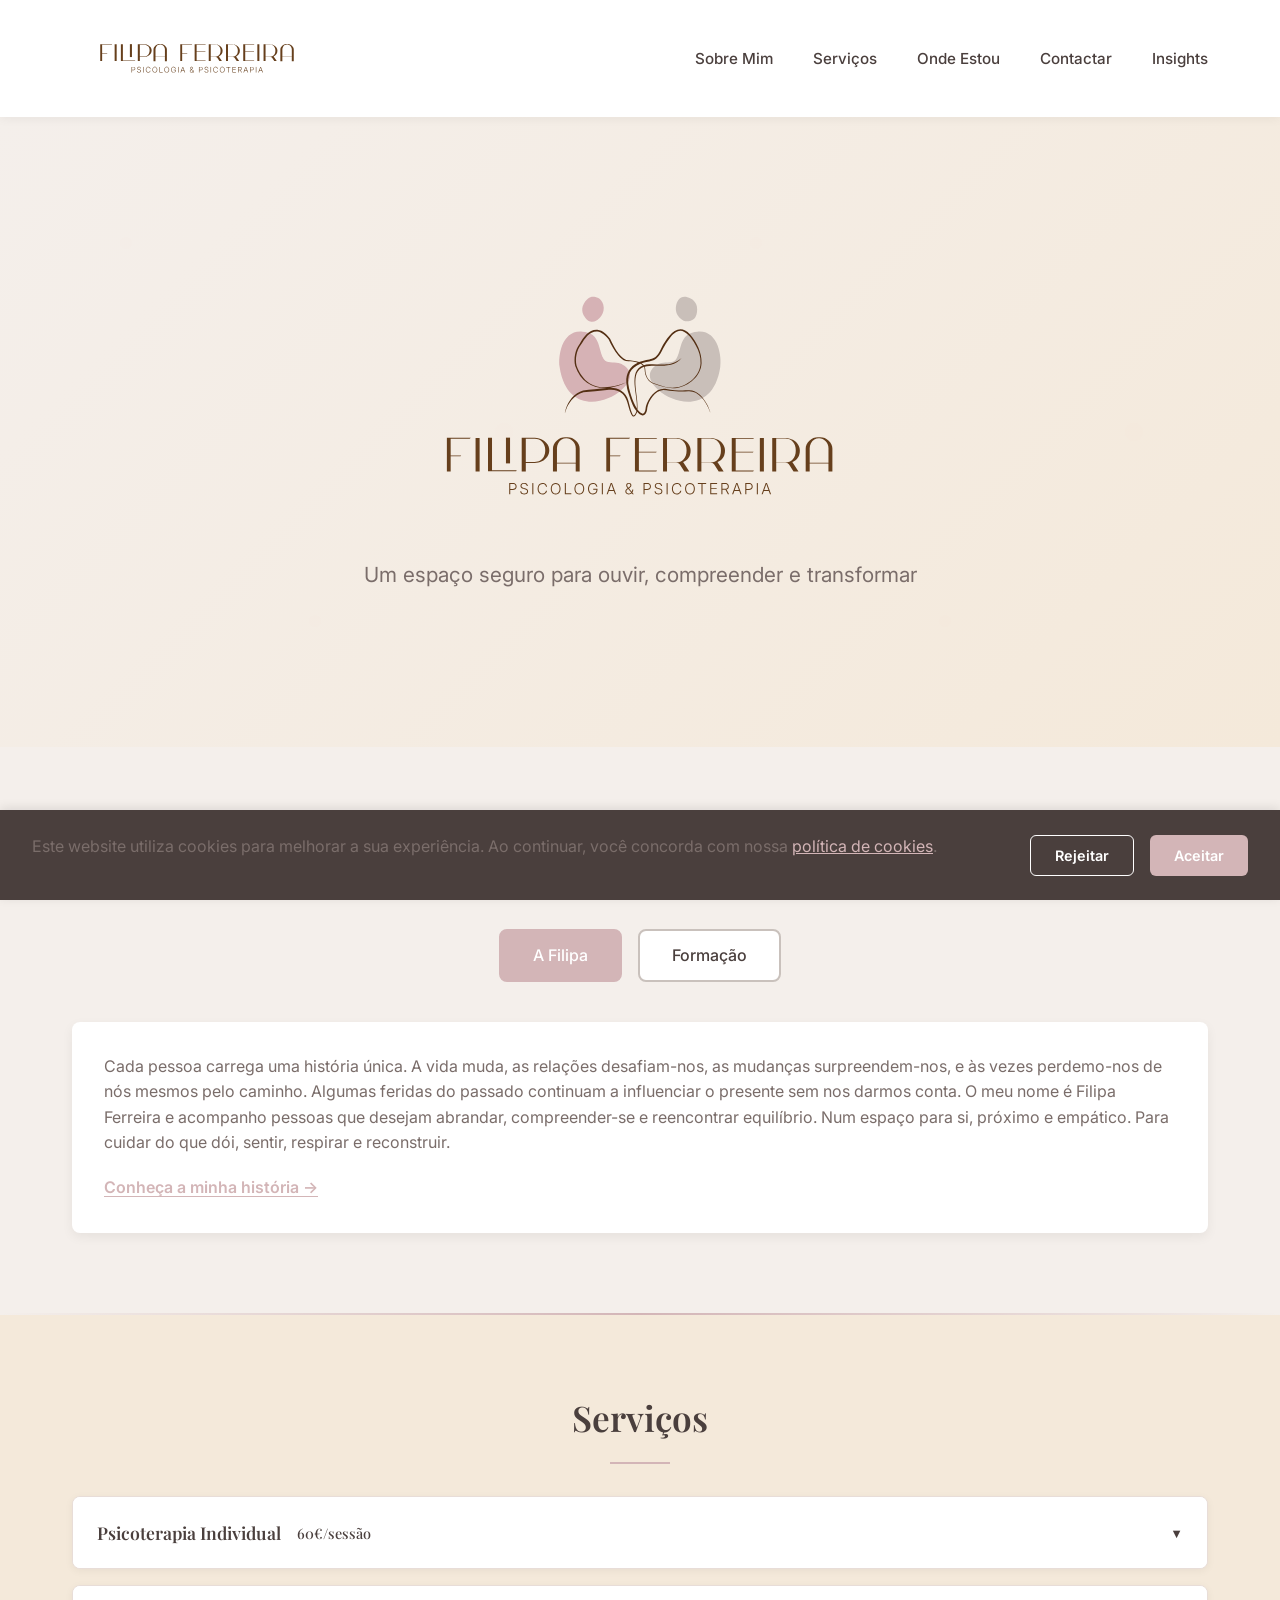
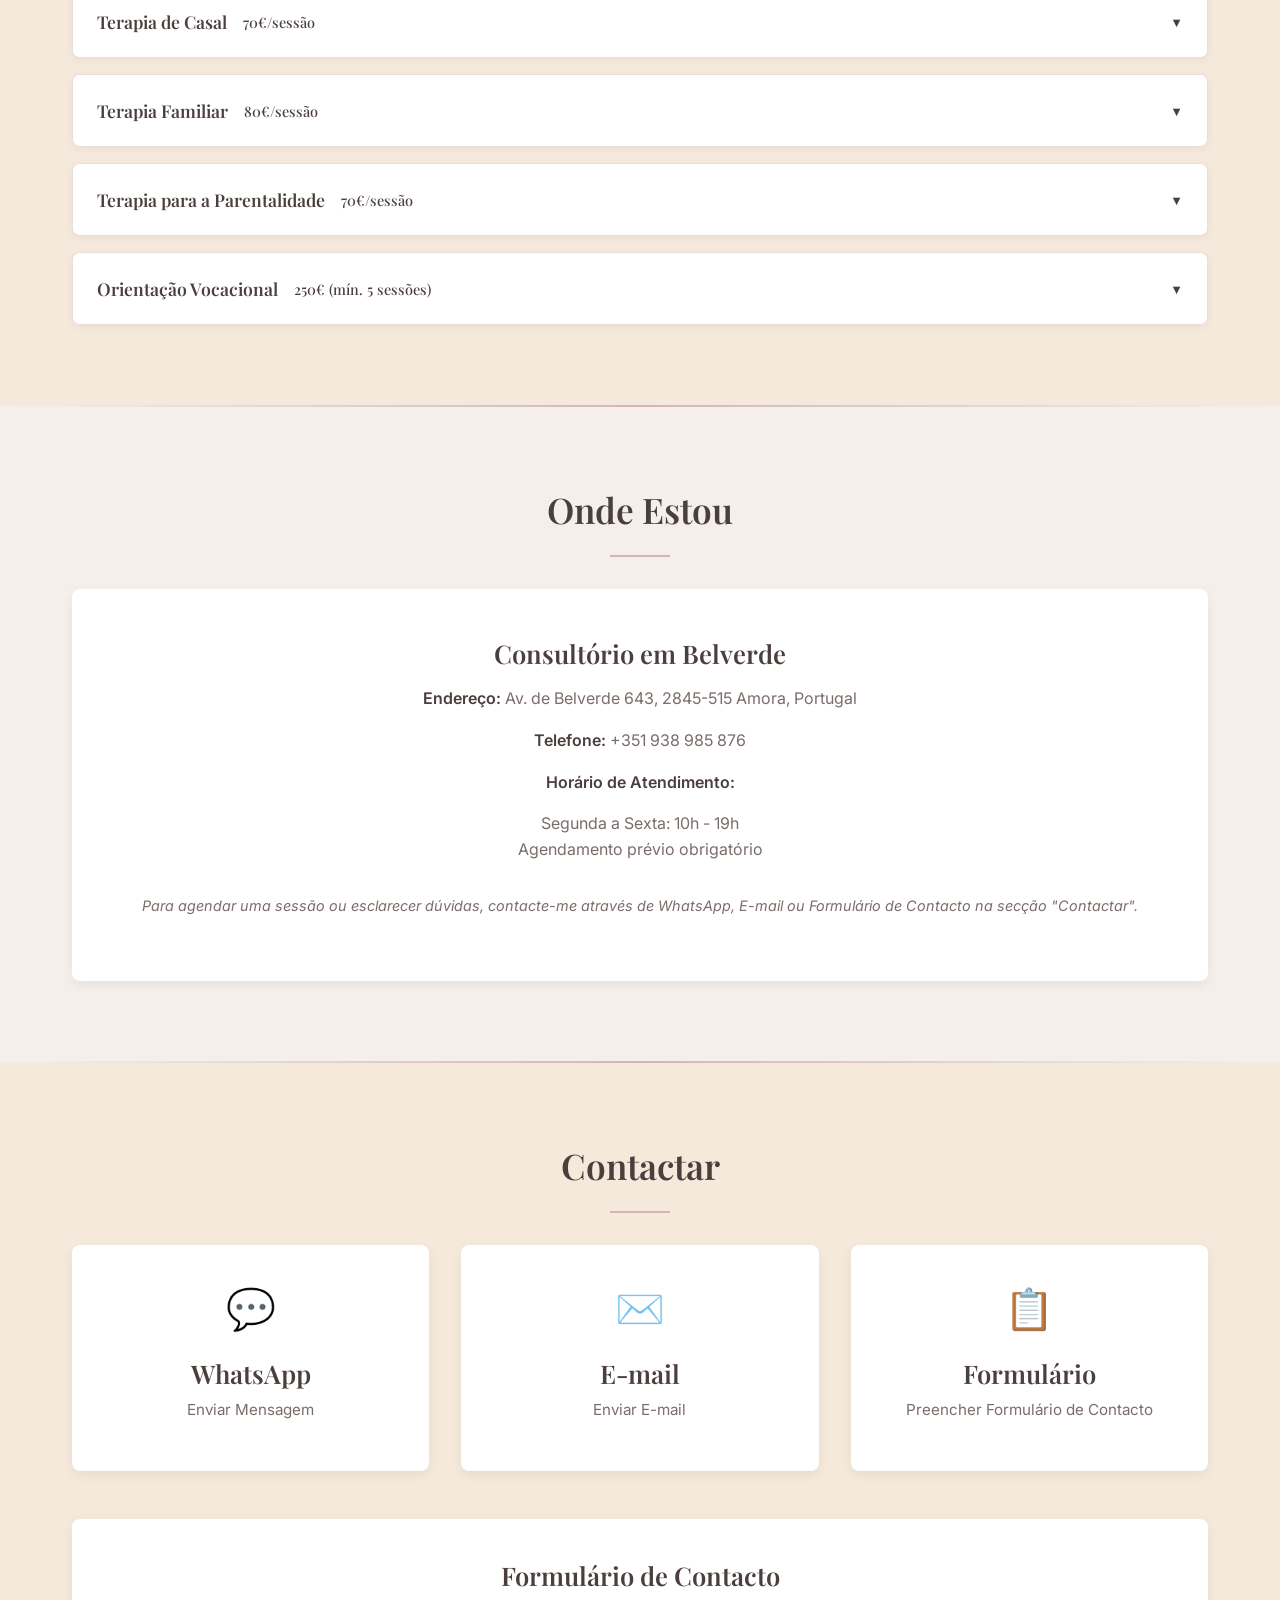
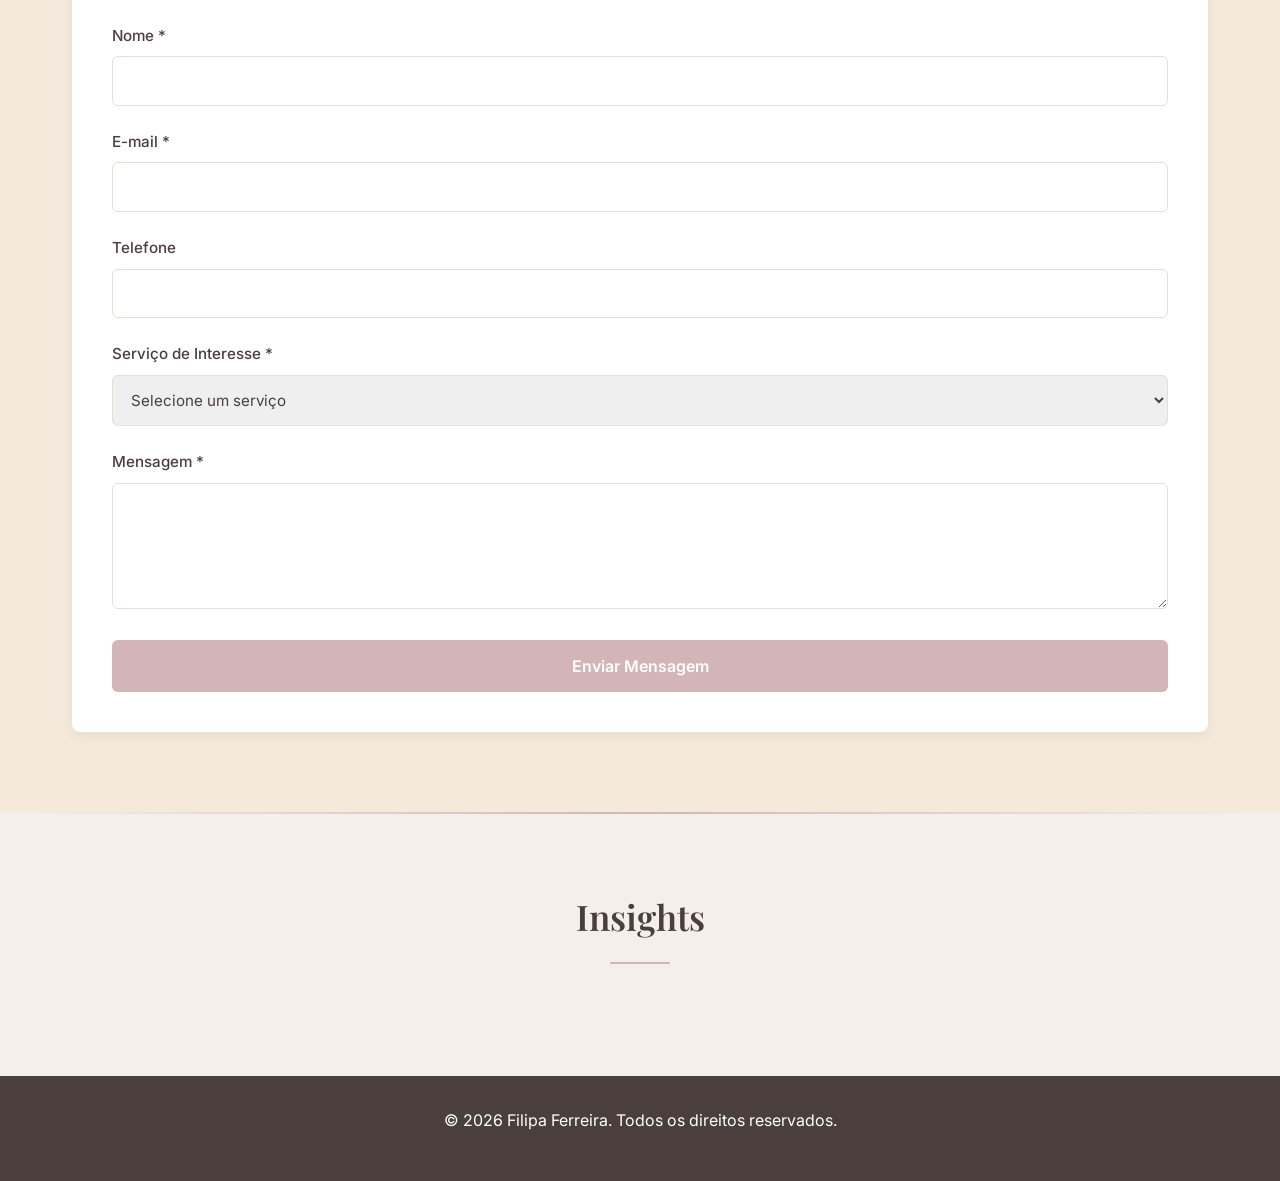
<file: index.html>
<!DOCTYPE html>
<html lang="pt-PT">
<head>
    <meta charset="UTF-8" />
    <meta name="viewport" content="width=device-width, initial-scale=1.0" />
    <meta name="description" content="Filipa Ferreira - Psicóloga e Psicoterapeuta. Serviços de psicoterapia individual, terapia de casal, terapia familiar, parentalidade e orientação vocacional." />
    <title>Filipa Ferreira | Psicóloga e Psicoterapeuta</title>
    <link rel="stylesheet" href="styles.css" />
</head>
<body>
    <!-- Navigation -->
    <nav class="navbar">
        <div class="nav-container">
            <div class="logo">
                <img src="images/logo_header.svg" alt="Filipa Ferreira - Psicóloga e Psicoterapeuta" class="logo-img">
            </div>
            <ul class="nav-menu">
                <li><a href="#sobre-mim" class="nav-link">Sobre Mim</a></li>
                <li><a href="#servicos" class="nav-link">Serviços</a></li>
                <li><a href="#onde-estou" class="nav-link">Onde Estou</a></li>
                <li><a href="#contactar" class="nav-link">Contactar</a></li>
                <li><a href="#insights" class="nav-link">Insights</a></li>
            </ul>
            <div class="hamburger">
                <span></span>
                <span></span>
                <span></span>
            </div>
        </div>
    </nav>

    <!-- Hero Section -->
    <section class="hero">
        <div class="hero-content">
            <img src="images/logo.svg" alt="Filipa Ferreira - Psicóloga e Psicoterapeuta" class="hero-logo-img">
            <p>Um espaço seguro para ouvir, compreender e transformar</p>
        </div>
    </section>

    <!-- Sobre Mim Section -->
    <section id="sobre-mim" class="section">
        <div class="container">
            <h2>Sobre Mim</h2>
            <div class="tabs">
                <button class="tab-button active" data-tab="a-filipa">A Filipa</button>
                <button class="tab-button" data-tab="formacao">Formação</button>
            </div>

            <!-- A Filipa Tab -->
            <div id="a-filipa" class="tab-content active">
                <div class="about-teaser" id="a-filipa-teaser">
                    <p>Cada pessoa carrega uma história única. A vida muda, as relações desafiam-nos, as mudanças surpreendem-nos, e às vezes perdemo-nos de nós mesmos pelo caminho. Algumas feridas do passado continuam a influenciar o presente sem nos darmos conta. O meu nome é Filipa Ferreira e acompanho pessoas que desejam abrandar, compreender-se e reencontrar equilíbrio. Num espaço para si, próximo e empático. Para cuidar do que dói, sentir, respirar e reconstruir.</p>
                    <button type="button" class="teaser-link" id="a-filipa-reveal">Conheça a minha história -&gt;</button>
                </div>
                <div class="content-box a-filipa-details" id="a-filipa-details">
                    <h3>A Filipa</h3>
                    <p>O meu nome é Filipa Ferreira e sou psicóloga, psicoterapeuta, terapeuta familiar e de casal.</p>
                    <p>A minha relação com a psicologia nasceu muito antes da formação académica. Nasceu da minha história e das histórias das famílias de onde venho. Histórias complexas, feitas de amor e de ausência, de força e de silêncio, de cuidado e de exigência.</p>
                    <p>Desde cedo aprendi a observar tudo à minha volta: as emoções que apareciam, as que eram escondidas, as que não tinham espaço. Cresci a ver para além do óbvio e a ler nuances emocionais que muitas vezes passavam despercebidas aos outros.</p>
                    <p>Esse olhar atento tornou-se uma das minhas maiores ferramentas enquanto terapeuta.</p>
                    <p>Ao longo da minha vida, percebi que em muitas famílias, como na minha, coexistem expetativas, rótulos e silêncios, lado a lado com momentos de amor genuíno, humor e proteção.</p>
                    <p>As minhas vivências pessoais ensinaram-me que o sofrimento tem sempre uma história, e que compreender essa história é um gesto de cura.</p>
                    <p>Venho de uma linhagem onde se valorizava o desempenho, a força, a capacidade de “aguentar” a qualquer custo. Não havia muito espaço para a vulnerabilidade. Cair não era opção.</p>
                    <p>Aprendi que as pessoas fazem o melhor que conseguem com os recursos e a consciência que têm em cada momento.</p>
                    <p>E aprendi também o peso que carregamos quando tentamos corresponder a padrões que não nos pertencem.</p>
                    <p>Essas experiências moldaram a terapeuta que sou hoje.</p>
                    <p>Despertaram em mim uma sensibilidade especial para os vínculos, para as emoções difíceis e para as marcas que atravessam gerações, mesmo quando não são ditas.</p>
                    <p>E despertaram sobretudo o desejo profundo de criar lugares onde a vulnerabilidade fosse finalmente bem-vinda.</p>
                    <p>Acredito que cada pessoa traz dentro de si diferentes formas de sentir e de se proteger, construídas ao longo da sua história.</p>
                    <p>Acredito que nenhuma dor aparece por acaso e que compreender o nosso passado pode ser o início de uma nova forma de estar no presente.</p>
                    <p>Hoje, no acompanhamento individual, com casais ou famílias, procuro criar um espaço seguro, atento e empático. Um lugar onde se possa abrandar, respirar e ganhar consciência.</p>
                    <p>Um lugar onde cada pessoa possa sentir-se verdadeiramente vista e acompanhada, com respeito pelo seu ritmo, pela sua história e pela sua singularidade.</p>
                    <br>
                    <h3>O caminho que me trouxe até aqui</h3>
                    <p>Ao longo da vida, senti uma grande curiosidade por compreender o que nos molda, o que nos fere e o que nos move.</p>
                    <p>O meu percurso na psicologia nasce de uma curiosidade profunda pelas pessoas e pelas relações. Ao longo do meu caminho pessoal e profissional, fui percebendo como as emoções, as relações e os contextos onde vivemos influenciam profundamente a forma como nos sentimos, pensamos e nos posicionamos no mundo.</p>
                    <p>Antes da clínica, trabalhei muitos anos na área da Psicologia das Organizações e Recursos Humanos, sempre ligada ao desenvolvimento de pessoas, equipas e contextos. Acompanhei processos de formação, liderança, desempenho e mudança. Sempre com a Psicologia “no bolso”. Testemunhei de perto como a ansiedade, o ritmo frenético e o stress tóxico podem impactar as vidas das pessoas. Confirmei uma verdade simples:</p>
                    <p>Por detrás de cada função, de cada cargo, de cada papel, está sempre uma pessoa.</p>
                    <p>Com emoções.</p>
                    <p>Com história.</p>
                    <p>Com feridas e necessidades emocionais.</p>
                    <p>Com o tempo senti que queria trabalhar de forma mais próxima, mais humana e mais profunda.</p>
                    <p>Queria cuidar de pessoas, de relações, de histórias.</p>
                    <p>Queria estar onde as emoções acontecem e onde, muitas vezes, as dores ficam guardadas.</p>
                    <p>Foi assim que cheguei à psicologia clínica, à psicoterapia, à intervenção com casais e famílias.</p>
                    <br>
                    <h3>Formação e identidade profissional</h3>
                    <p>Sou licenciada em Psicologia Educacional e encontro-me a concluir a Formação Especializada em Terapia Familiar e Psicoterapia, no ciclo de supervisão. Ao longo deste percurso, fui integrando diferentes formas de compreender a experiência humana, sempre com foco nas emoções, nos padrões relacionais e nas necessidades emocionais que atravessam as várias fases da vida.</p>
                    <p>Tenho formação complementar em parentalidade, desenvolvimento emocional, trauma, intervenção em crise, vínculos, relações e dinâmicas familiares ao longo do ciclo de vida.</p>
                    <p>A minha prática clínica é integrativa, centrada nas emoções, nas necessidades internas, nas dinâmicas relacionais e nos sistemas de onde cada pessoa vem.</p>
                    <p>Tenho especial atenção ao impacto do trauma relacional e das histórias transgeracionais: aquilo que passa de geração em geração sem nunca ter sido dito.</p>
                    <br>
                    <h3>No que acredito hoje</h3>
                    <p>Acredito que cada pessoa carrega dentro de si diferentes partes, emoções e formas de se proteger, que se foram construindo ao longo da vida como resposta às experiências vividas. Algumas dessas partes ajudam-nos a avançar, outras surgem em momentos de dor, medo ou insegurança. Todas com uma intenção de proteção.</p>
                    <p>A forma como sentimos, pensamos e nos relacionamos hoje está profundamente ligada às experiências emocionais que vivemos ao longo da nossa história. Desde cedo, vamos aprendendo maneiras de nos proteger, de nos adaptar aos outros e de responder ao mundo à nossa volta. Algumas dessas formas continuam a servir-nos. Outras, embora tenham sido importantes em determinado momento da vida, podem tornar-se fontes de sofrimento no presente.</p>
                    <p>Acredito que nenhuma dor aparece por acaso.</p>
                    <p>E que compreender o nosso passado é muitas vezes o início da cura.</p>
                    <p>No acompanhamento individual, com casais ou famílias, procuro criar um lugar onde é possível abrandar, respirar e ganhar consciência.</p>
                    <p>Acredito profundamente que a mudança acontece quando somos acolhidos na nossa verdade.</p>
                    <p>E é essa verdade que eu me proponho a escutar.</p>
                </div>
            </div>

            <!-- Formação Tab -->
            <div id="formacao" class="tab-content">
                <div class="content-box">
                    <h3>Formação Académica e Profissional</h3>
                    <ul class="formation-list">
                        <li>
                            <strong>Licenciatura em Psicologia</strong>
                            <span>ISPA - Instituto Universitário de Ciências Psicológicas, Sociais e da Vida</span>
                        </li>
                        <li>
                            <strong>Certificação Pedagogia Montessori</strong>
                            <span>International Montessori Institute</span>
                        </li>
                        <li>
                            <strong>Certificação Disciplina Positiva para Primeira Infância</strong>
                            <span>Positive Discipline Association</span>
                        </li>
                        <li>
                            <strong>Liderança, Agilidade e Adaptabilidade</strong>
                            <span>Nova SBE - Professor Nadim Habib</span>
                        </li>
                        <li>
                            <strong>Intervenção em Crise e Primeiros Socorros Psicológicos</strong>
                            <span>IEFP</span>
                        </li>
                        <li>
                            <strong>Especialização em Psicoterapia de Intervenção Sistémica e Familiar</strong>
                            <span>Sociedade Portuguesa de Terapia Familiar</span>
                        </li>
                        <li>
                            <strong>Intervenção Sistémica nos Relacionamentos e Parentalidade</strong>
                            <span>Sociedade Portuguesa de Terapia Familiar</span>
                        </li>
                        <li>
                            <strong>LGBTQ+ Intervenção Sistémica</strong>
                            <span>Sociedade Portuguesa de Terapia Familiar</span>
                        </li>
                        <li>
                            <strong>Não Monogamia Consensual</strong>
                            <span>Sociedade Portuguesa de Terapia Familiar</span>
                        </li>
                        <li>
                            <strong>Sexologia Clínica: Conceitos Básicos para a Terapia Familiar</strong>
                            <span>Sociedade Portuguesa de Terapia Familiar</span>
                        </li>
                    </ul>
                </div>
            </div>
        </div>
    </section>

    <!-- Divider -->
    <div class="section-divider"></div>

    <!-- Serviços Section -->
    <section id="servicos" class="section alternate">
        <div class="container">
            <h2>Serviços</h2>
            <div class="services-accordion">
                <!-- Psicoterapia Individual -->
                <div class="accordion-item">
                    <button class="accordion-button" data-service="psicoterapia-individual">
                        <span>Psicoterapia Individual</span>
                        <span class="price">60€/sessão</span>
                    </button>
                    <div id="psicoterapia-individual" class="accordion-content">
                        <div class="accordion-body">
                            <p>A psicoterapia individual é um espaço seguro, confidencial e acolhedor, criado para que possa olhar para si com mais profundidade, clareza e compaixão. Um lugar onde é possível parar, sentir e compreender o que se passa internamente, sem pressa e sem julgamentos.</p>
                            <p>Neste processo, olhamos para a pessoa como um todo — a sua história, as relações que a moldaram, as emoções que carrega e as formas que encontrou para lidar com a dor, a insegurança ou o medo. Muitas das dificuldades que surgem no presente estão ligadas a experiências passadas e a padrões emocionais que se foram construindo ao longo do tempo, muitas vezes como forma de proteção.</p>
                            <p>Ao longo da psicoterapia, trabalhamos para identificar esses padrões, compreender a sua origem e reconhecer as necessidades emocionais que lhes estão associadas. A partir dessa compreensão, é possível desenvolver novas formas de relação consigo próprio e com os outros, mais seguras, flexíveis e ajustadas à realidade atual.</p>
                            <p>As emoções têm um papel central neste processo. Aprender a reconhecê-las, escutá-las e dar-lhes significado permite reduzir o sofrimento e aumentar a capacidade de resposta às situações do dia a dia. Em terapia, as emoções são acolhidas como sinais importantes, que ajudam a orientar escolhas mais conscientes.</p>
                            <p>Este trabalho inclui também a atenção às diferentes partes internas que compõem a experiência de cada pessoa — partes que protegem, que se adaptam, que carregam feridas antigas ou que procuram ser cuidadas. Criar espaço para que todas possam ser compreendidas e integradas favorece maior equilíbrio emocional, autoconfiança e autenticidade.</p>
                            <p>A relação terapêutica é um elemento fundamental deste percurso. Num ambiente de empatia, segurança e respeito pelo seu ritmo, o processo terapêutico torna-se um caminho de crescimento, reparação emocional e construção de sentido, permitindo-lhe viver com maior coerência interna e bem-estar.</p>
                        </div>
                    </div>
                </div>

                <!-- Terapia de Casal -->
                <div class="accordion-item">
                    <button class="accordion-button" data-service="terapia-casal">
                        <span>Terapia de Casal</span>
                        <span class="price">70€/sessão</span>
                    </button>
                    <div id="terapia-casal" class="accordion-content">
                        <div class="accordion-body">
                            <p>A terapia de casal é um espaço seguro e estruturado, pensado para ajudar dois parceiros a compreenderem melhor a sua relação, a forma como comunicam e os padrões que se repetem ao longo do tempo. Muitas vezes, os conflitos não surgem por falta de amor, mas por dificuldades em expressar necessidades emocionais de forma clara e segura.</p>
                            <p>No acompanhamento terapêutico, olhamos para a relação como um sistema vivo, onde cada pessoa traz a sua história, as suas experiências emocionais e as formas que aprendeu para se proteger e se ligar ao outro. Estas experiências influenciam a maneira como cada parceiro reage perante o conflito, a proximidade, a distância ou a vulnerabilidade.</p>
                            <p>Grande parte do trabalho passa por identificar padrões de interação que mantêm o sofrimento — como ciclos de crítica, afastamento, defesa ou silêncio — e compreender o que está por detrás dessas reações. Frequentemente, estas respostas estão ligadas a emoções profundas e a necessidades emocionais que não estão a ser reconhecidas ou atendidas dentro da relação.</p>
                            <p>A terapia ajuda o casal a desenvolver uma comunicação mais consciente e respeitosa, promovendo a escuta ativa, a validação emocional e a expressão de sentimentos de forma mais clara e empática. Ao mesmo tempo, trabalha-se a construção de um vínculo mais seguro, onde ambos se sintam vistos, valorizados e emocionalmente disponíveis um para o outro.</p>
                            <p>Ao longo do processo, são também explorados padrões relacionais de fundo que cada parceiro traz da sua história pessoal e que influenciam a relação atual — como medos de abandono, dificuldade em confiar, exigência excessiva ou tendência para evitar o conflito. Tornar estes padrões conscientes permite ao casal escolher respostas diferentes e construir novas formas de se relacionar.</p>
                            <p>A terapia de casal não se centra apenas na resolução de conflitos, mas também no fortalecimento da amizade, da intimidade emocional e do compromisso, ajudando o casal a criar uma relação mais equilibrada, segura e satisfatória.</p>
                        </div>
                    </div>
                </div>

                <!-- Terapia Familiar -->
                <div class="accordion-item">
                    <button class="accordion-button" data-service="terapia-familiar">
                        <span>Terapia Familiar</span>
                        <span class="price">80€/sessão</span>
                    </button>
                    <div id="terapia-familiar" class="accordion-content">
                        <div class="accordion-body">
                            <p>A terapia familiar é um espaço de encontro e diálogo, onde a família é vista como um sistema vivo, em constante transformação. Cada membro influencia e é influenciado pelos restantes, e muitas das dificuldades individuais fazem sentido quando olhadas à luz das relações familiares e do contexto em que surgem.</p>
                            <p>As famílias atravessam diferentes fases ao longo da vida — nascimento dos filhos, entrada na adolescência, saídas de casa, separações, recomposição familiar, doença, luto — e cada transição exige ajustamentos emocionais e relacionais. Quando estes momentos são vividos com elevada tensão, dor ou falta de recursos, podem surgir conflitos, afastamentos ou sintomas que afetam o bem-estar de todos.</p>
                            <p>No processo terapêutico, procuramos compreender como a família se organiza, como comunica, que papéis cada elemento ocupa e que padrões de relação se repetem ao longo do tempo. Muitas vezes, existem regras implícitas, lealdades invisíveis ou expectativas herdadas que condicionam a forma como cada pessoa se expressa e se posiciona dentro da família.</p>
                            <p>A terapia familiar também permite olhar para a história das gerações anteriores, reconhecendo que experiências de perda, trauma, silêncios ou acontecimentos marcantes podem continuar a ter impacto nas gerações atuais. Tornar estas influências visíveis ajuda a família a compreender melhor o presente e a libertar-se de padrões que já não servem.</p>
                            <p>Um aspeto central do trabalho é dar espaço às diferentes narrativas familiares — as histórias que cada membro conta sobre si, sobre os outros e sobre a família como um todo. Ao escutar e reorganizar estas narrativas, abre-se a possibilidade de criar novos significados, mais integradores e menos centrados no problema.</p>
                            <p><strong>Ao longo do acompanhamento, a terapia ajuda a:</strong></p>
                            <ul>
                                <li>Melhorar a comunicação e o entendimento mútuo</li>
                                <li>Tornar mais claras as fronteiras, responsabilidades e papéis familiares</li>
                                <li>Promover relações mais equilibradas e cooperantes</li>
                                <li>Apoiar a família na construção de soluções ajustadas à sua realidade</li>
                            </ul>
                            <p>A terapia familiar oferece um espaço seguro, respeitador e não julgador, onde cada voz é importante e onde a mudança acontece através da compreensão, da empatia e do fortalecimento dos vínculos.</p>
                        </div>
                    </div>
                </div>

                <!-- Terapia para a Parentalidade -->
                <div class="accordion-item">
                    <button class="accordion-button" data-service="terapia-parentalidade">
                        <span>Terapia para a Parentalidade</span>
                        <span class="price">70€/sessão</span>
                    </button>
                    <div id="terapia-parentalidade" class="accordion-content">
                        <div class="accordion-body">
                            <p>Ser pai ou mãe é uma das experiências mais intensas e transformadoras da vida. Pode ser profundamente bonita — e, ao mesmo tempo, avassaladora.</p>
                            <p>Se é pai ou mãe de primeira viagem, talvez se sinta inseguro, cansado, cheio de dúvidas e a questionar-se constantemente se está a fazer "o suficiente" ou "da forma certa". Se já tem filhos mais crescidos, pode estar a atravessar fases exigentes: birras, desafios na escola, dificuldades emocionais, conflitos, mudanças no comportamento ou momentos em que sente que perdeu o rumo.</p>
                            <p>Nada disto significa que esteja a falhar. Significa apenas que cuidar também cansa — e que ninguém nasce a saber ser pai ou mãe.</p>
                            <p>A terapia para a parentalidade é um espaço de apoio, reflexão e crescimento, pensado para o acompanhar enquanto pai ou mãe, respeitando a sua história, os seus valores e a singularidade da sua família.</p>
                            <p><strong>Um espaço para pensar a parentalidade com mais calma</strong></p>
                            <p>Neste acompanhamento, não há receitas prontas nem julgamentos. Há escuta, compreensão e apoio para lidar com os desafios reais do dia a dia. Juntos, trabalhamos para:</p>
                            <ul>
                                <li>Compreender melhor o comportamento do seu filho</li>
                                <li>Ajustar expectativas à fase de desenvolvimento em que ele se encontra</li>
                                <li>Encontrar formas mais eficazes e respeitosas de colocar limites</li>
                                <li>Melhorar a comunicação e o vínculo emocional</li>
                                <li>Reduzir o stress, a culpa e o cansaço emocional</li>
                            </ul>
                            <p><strong>Temas que podem ser trabalhados:</strong></p>
                            <ul>
                                <li>Definição de limites e regras de forma firme e afetuosa</li>
                                <li>Gestão de birras, comportamentos desafiantes ou dificuldades emocionais</li>
                                <li>Comunicação mais clara e empática com os filhos</li>
                                <li>Apoio ao desenvolvimento emocional, social e escolar</li>
                                <li>Ajustamento a transições do ciclo de vida (nascimento de irmãos, entrada na escola, adolescência, separações)</li>
                                <li>Cuidar da relação parental sem perder de vista o bem-estar individual</li>
                            </ul>
                            <p><strong>Como funciona o acompanhamento:</strong></p>
                            <p>O processo é adaptado à realidade de cada família. Pode incluir sessões individuais com os pais, sessões conjuntas ou momentos de reflexão orientada, sempre com foco nas necessidades concretas da criança e dos cuidadores. Ao longo do acompanhamento, são construídas estratégias práticas e personalizadas, pensadas para o dia-a-dia real da família — aquilo que é possível, sustentável e coerente com quem são enquanto pais.</p>
                            <p><strong>Cuidar da parentalidade é cuidar da família inteira</strong></p>
                            <p>A terapia para a parentalidade ajuda a fortalecer a relação entre pais e filhos, aumenta a confiança parental e promove um ambiente familiar mais seguro, previsível e afetuoso. Cuidar dos filhos começa, muitas vezes, por cuidar de quem cuida.</p>
                            <p>Se sente que este é um momento exigente da sua parentalidade, saiba que não precisa de o atravessar sozinho. Estou aqui para caminhar consigo.</p>
                        </div>
                    </div>
                </div>

                <!-- Orientação Vocacional -->
                <div class="accordion-item">
                    <button class="accordion-button" data-service="orientacao-vocacional">
                        <span>Orientação Vocacional</span>
                        <span class="price">250€ (mín. 5 sessões)</span>
                    </button>
                    <div id="orientacao-vocacional" class="accordion-content">
                        <div class="accordion-body">
                            <p>Chegar ao 9.º ou ao 12.º ano e ter de decidir o "próximo passo" pode ser confuso, assustador e até frustrante. É normal ter dúvidas, sentir pressão, medo de errar ou a sensação de que "toda a gente já sabe o que quer", menos tu.</p>
                            <p><strong>Talvez sintas que:</strong></p>
                            <ul>
                                <li>Gostas de várias coisas, mas não sabes qual escolher</li>
                                <li>Não te identificas com nenhuma opção em concreto</li>
                                <li>Tens medo de desiludir os outros ou de fazer a escolha errada</li>
                                <li>Estás cansado de ouvir "isto é uma decisão para a vida toda"</li>
                            </ul>
                            <p>A orientação vocacional existe precisamente para isto: para não teres de fazer este caminho sozinho. Aqui, fazemos o caminho juntos, ao teu ritmo.</p>
                            <p><strong>Como funciona o processo?</strong></p>
                            <p>Tudo começa com uma primeira conversa contigo. É um momento para te conhecer melhor — quem és, como tens vivido a escola, o que te motiva, o que te preocupa e como imaginas o teu futuro. A presença dos pais nesta fase pode acontecer ou não, dependendo do que for mais adequado para ti.</p>
                            <p>Depois dessa primeira sessão, o processo continua normalmente ao longo de quatro sessões (em alguns casos, podem ser necessárias mais). Ao longo deste percurso, vais realizar diferentes atividades e provas pensadas para te ajudar a descobrir:</p>
                            <ul>
                                <li>O que realmente te interessa e desperta motivação</li>
                                <li>As áreas onde te sentes mais confortável e confiante</li>
                                <li>As tuas capacidades e forma de aprender</li>
                                <li>A maneira como pensas, resolves problemas e tomas decisões</li>
                            </ul>
                            <p>Nada disto é sobre "passar ou falhar". É sobre conheceres-te melhor.</p>
                            <p><strong>No final do processo:</strong></p>
                            <p>Recebes um relatório claro e organizado, onde está desenhado o teu perfil vocacional. Juntos, vamos construir um projeto académico e/ou profissional, com sugestões de cursos, áreas de estudo e caminhos possíveis que façam sentido para ti — não apenas para o momento atual, mas também para quem és e quem queres vir a ser.</p>
                            <p><strong>Mais do que dar respostas prontas, este processo ajuda-te a:</strong></p>
                            <ul>
                                <li>Ganhar confiança nas tuas escolhas</li>
                                <li>Reduzir a ansiedade em relação ao futuro</li>
                                <li>Sentir que tens opções e possibilidades reais</li>
                                <li>Tomar decisões mais conscientes e seguras</li>
                            </ul>
                            <p><strong>Lembra-te:</strong> Não tens de saber tudo agora. Não tens de ter a certeza absoluta. E não tens de decidir sozinho.</p>
                            <p>A orientação vocacional é um caminho de descoberta — e vamos fazer esse caminho juntos.</p>
                        </div>
                    </div>
                </div>
            </div>
        </div>
    </section>

    <!-- Divider -->
    <div class="section-divider"></div>

    <!-- Onde Estou Section -->
    <section id="onde-estou" class="section">
        <div class="container">
            <h2>Onde Estou</h2>
            <div class="location-content">
                <h3>Consultório em Belverde</h3>
                <p><strong>Endereço:</strong> Av. de Belverde 643, 2845-515 Amora, Portugal</p>
                <p><strong>Telefone:</strong> +351 938 985 876</p>
                <p><strong>Horário de Atendimento:</strong></p>
                <p>Segunda a Sexta: 10h - 19h<br>
                Agendamento prévio obrigatório</p>

                <div style="margin-top: 2rem;">
                    <p style="color: var(--text-light); font-size: 0.9rem;">
                        <em>Para agendar uma sessão ou esclarecer dúvidas, contacte-me através de WhatsApp, E-mail ou Formulário de Contacto na secção "Contactar".</em>
                    </p>
                </div>
            </div>
        </div>
    </section>

    <!-- Divider -->
    <div class="section-divider"></div>

    <!-- Contactar Section -->
    <section id="contactar" class="section alternate">
        <div class="container">
            <h2>Contactar</h2>
            <div class="contact-options">
                <a href="https://wa.me/351938985876" target="_blank" class="contact-card whatsapp">
                    <div class="contact-icon">💬</div>
                    <h3>WhatsApp</h3>
                    <p>Enviar Mensagem</p>
                </a>
                <a href="mailto:contacto@filipaferreirapsicologia.pt" class="contact-card email">
                    <div class="contact-icon">✉️</div>
                    <h3>E-mail</h3>
                    <p>Enviar E-mail</p>
                </a>
                <div class="contact-card form" onclick="scrollToForm()" style="cursor: pointer;">
                    <div class="contact-icon">📋</div>
                    <h3>Formulário</h3>
                    <p>Preencher Formulário de Contacto</p>
                </div>
            </div>

            <!-- Contact Form -->
            <div id="form-section" class="contact-form-container">
                <h3>Formulário de Contacto</h3>
                <form class="contact-form" id="contactForm" action="https://formspree.io/f/mqedvbjp" method="POST">
                    <div class="form-group">
                        <label for="name">Nome *</label>
                        <input type="text" id="name" name="name" required>
                    </div>
                    <div class="form-group">
                        <label for="email">E-mail *</label>
                        <input type="email" id="email" name="email" required>
                    </div>
                    <div class="form-group">
                        <label for="phone">Telefone</label>
                        <input type="tel" id="phone" name="phone">
                    </div>
                    <div class="form-group">
                        <label for="service">Serviço de Interesse *</label>
                        <select id="service" name="service" required>
                            <option value="">Selecione um serviço</option>
                            <option value="psicoterapia-individual">Psicoterapia Individual</option>
                            <option value="terapia-casal">Terapia de Casal</option>
                            <option value="terapia-familiar">Terapia Familiar</option>
                            <option value="terapia-parentalidade">Terapia para a Parentalidade</option>
                            <option value="orientacao-vocacional">Orientação Vocacional</option>
                        </select>
                    </div>
                    <div class="form-group">
                        <label for="message">Mensagem *</label>
                        <textarea id="message" name="message" rows="5" required></textarea>
                    </div>
                    <button type="submit" class="btn-submit">Enviar Mensagem</button>
                </form>
            </div>
        </div>
    </section>

    <!-- Divider -->
    <div class="section-divider"></div>

    <!-- Insights Section -->
    <section id="insights" class="section">
        <div class="container">
            <h2>Insights</h2>
            <div class="services-grid" style="margin-top: 2rem;">

                <!-- Insight 1 -->
                <div class="service-card" style="display: none;">
                    <h3>Reconhecer o Burnout: Sinais e Quando Procurar Ajuda</h3>
                    <p>O burnout é um estado de esgotamento emocional, físico e mental resultado de stress prolongado. Saiba como reconhecer os sinais e quando procurar ajuda profissional.</p>
                    <p><strong>📅 Publicado em:</strong> 3 de Fevereiro 2026</p>
                    <p style="color: var(--text-light); font-size: 0.9rem; margin-top: 1rem;"><em>Artigo em desenvolvimento. Contacte-me para saber mais.</em></p>
                </div>

                <!-- Insight 2 -->
                <div class="service-card" style="display: none;">
                    <h3>Comunicação Não-Violenta nos Relacionamentos</h3>
                    <p>A comunicação não-violenta é uma metodologia que promove empatia e compreensão. Descubra como aplicar esta abordagem para melhorar seus relacionamentos.</p>
                    <p><strong>📅 Publicado em:</strong> 3 de Fevereiro 2026</p>
                    <p style="color: var(--text-light); font-size: 0.9rem; margin-top: 1rem;"><em>Artigo em desenvolvimento. Contacte-me para saber mais.</em></p>
                </div>

                <!-- Insight 3 -->
                <div class="service-card" style="display: none;">
                    <h3>Parentalidade Consciente: Estabelecendo Limites com Amor</h3>
                    <p>Estabelecer limites de forma afetuosa é um dos maiores desafios da parentalidade. Saiba como fazê-lo de forma respeitosa mas firme.</p>
                    <p><strong>📅 Publicado em:</strong> 3 de Fevereiro 2026</p>
                    <p style="color: var(--text-light); font-size: 0.9rem; margin-top: 1rem;"><em>Artigo em desenvolvimento. Contacte-me para saber mais.</em></p>
                </div>

                <!-- Insight 4 -->
                <div class="service-card" style="display: none;">
                    <h3>Auto-Compaixão: O Caminho para o Bem-estar Emocional</h3>
                    <p>A auto-compaixão é a capacidade de ser gentil consigo mesmo em momentos de dificuldade. Explore este conceito fundamental para a saúde mental.</p>
                    <p><strong>📅 Publicado em:</strong> 3 de Fevereiro 2026</p>
                    <p style="color: var(--text-light); font-size: 0.9rem; margin-top: 1rem;"><em>Artigo em desenvolvimento. Contacte-me para saber mais.</em></p>
                </div>

                <!-- Insight 5 -->
                <div class="service-card" style="display: none;">
                    <h3>Lidar com Mudanças: Resiliência e Adaptação</h3>
                    <p>A vida está cheia de mudanças. Aprenda estratégias para desenvolver resiliência e adaptar-se de forma mais saudável aos desafios que surgem.</p>
                    <p><strong>📅 Publicado em:</strong> 3 de Fevereiro 2026</p>
                    <p style="color: var(--text-light); font-size: 0.9rem; margin-top: 1rem;"><em>Artigo em desenvolvimento. Contacte-me para saber mais.</em></p>
                </div>

            </div>
        </div>
    </section>

    <!-- Footer -->
    <footer class="footer">
        <div class="container">
            <p>&copy; 2026 Filipa Ferreira. Todos os direitos reservados.</p>
        </div>
    </footer>

    <!-- Cookie Banner -->
    <div class="cookie-banner" id="cookieBanner">
        <div class="cookie-message">
            <p>Este website utiliza cookies para melhorar a sua experiência. Ao continuar, você concorda com nossa <a href="politica-cookies.html">política de cookies</a>.</p>
        </div>
        <div class="cookie-buttons">
            <button class="cookie-btn cookie-btn-decline" onclick="closeCookieBanner()">Rejeitar</button>
            <button class="cookie-btn cookie-btn-accept" onclick="acceptCookies()">Aceitar</button>
        </div>
    </div>

    <script src="script.js"></script>
</body>
</html>
</file>
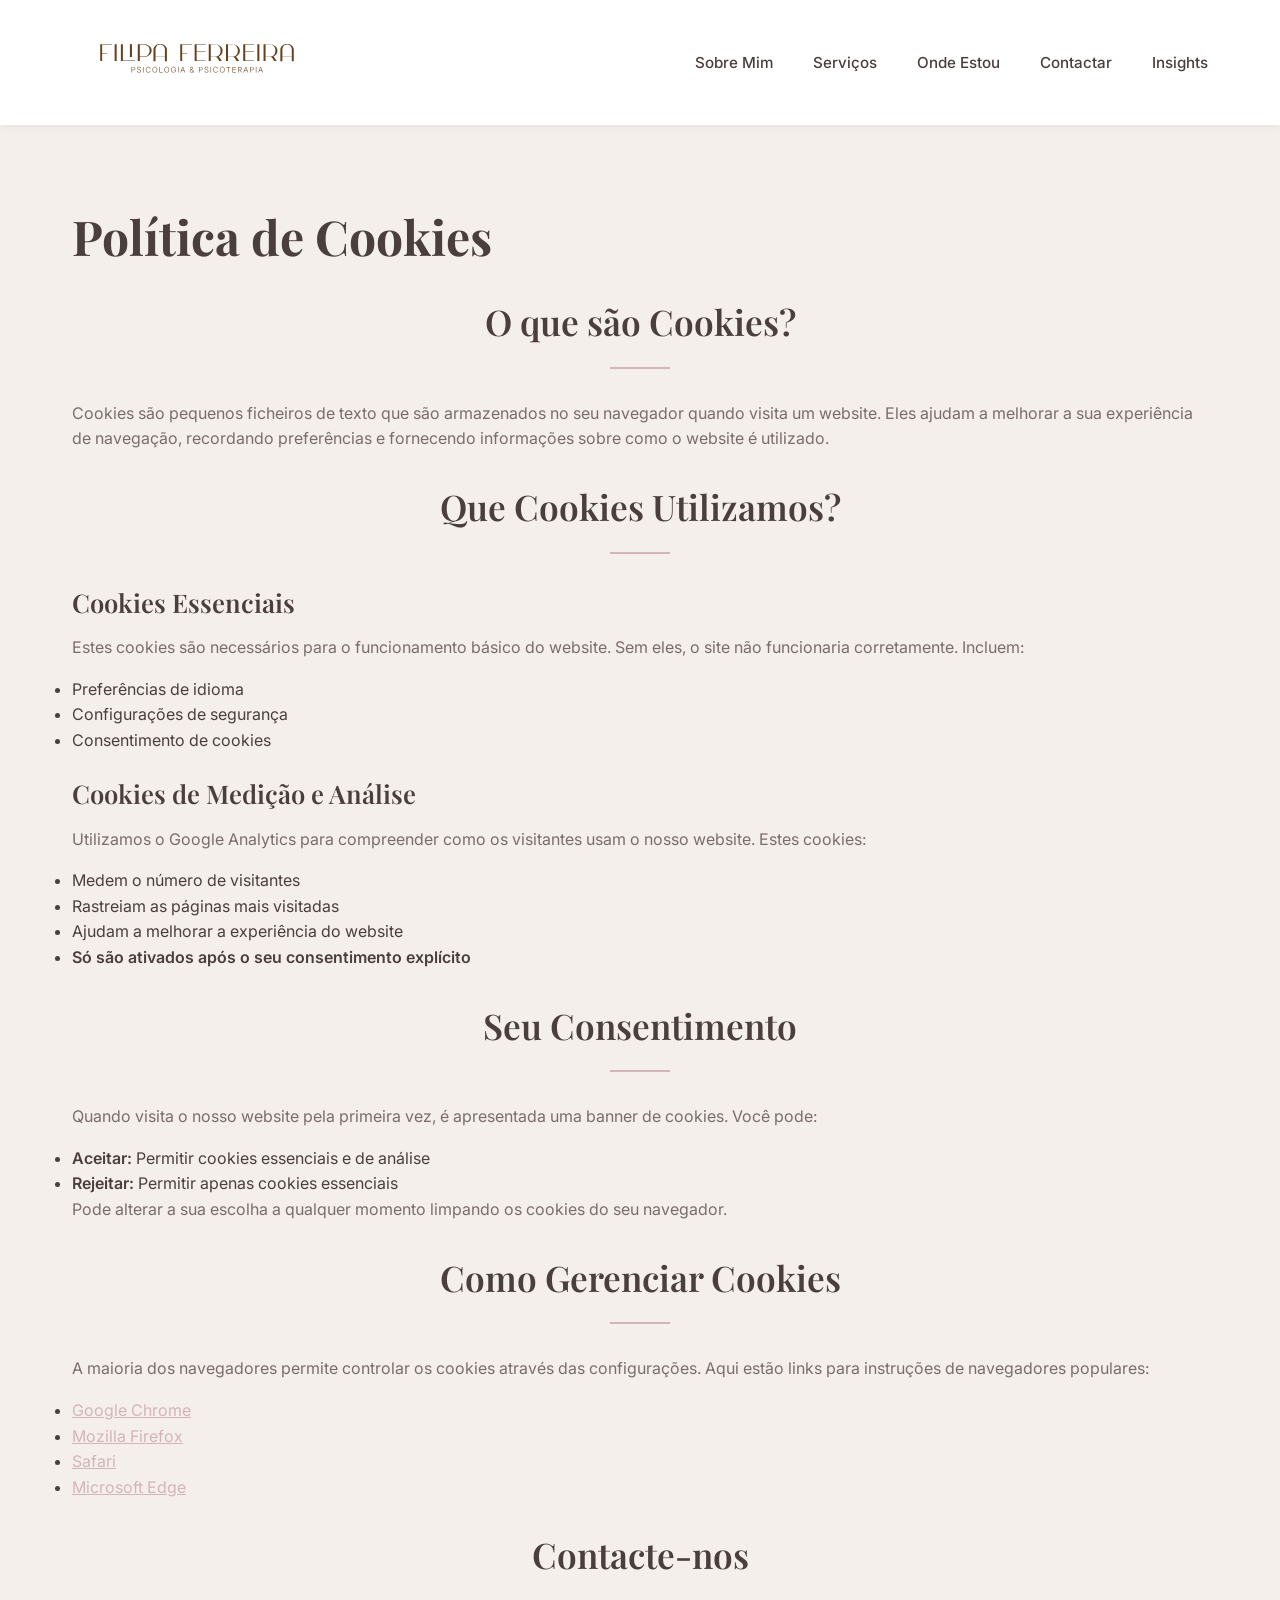
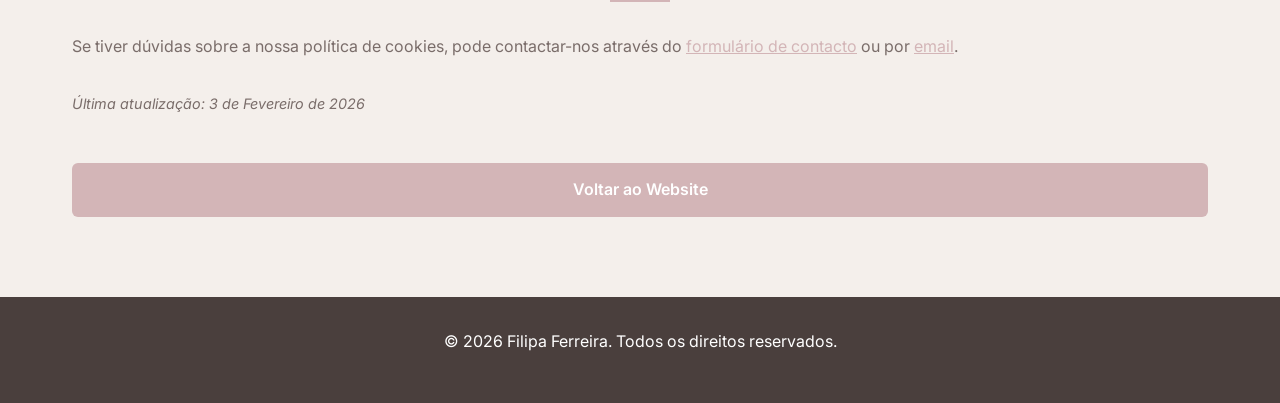
<file: politica-cookies.html>
<!DOCTYPE html>
<html lang="pt-PT">
<head>
    <meta charset="UTF-8" />
    <meta name="viewport" content="width=device-width, initial-scale=1.0" />
    <meta name="description" content="Política de Cookies - Filipa Ferreira Psicóloga" />
    <title>Política de Cookies | Filipa Ferreira</title>
    <link rel="stylesheet" href="styles.css" />
</head>
<body>
    <!-- Navigation -->
    <nav class="navbar">
        <div class="nav-container">
            <div class="logo">
                <a href="index.html">
                    <img src="images/logo_header.svg" alt="Filipa Ferreira - Psicóloga e Psicoterapeuta" class="logo-img">
                </a>
            </div>
            <ul class="nav-menu">
                <li><a href="index.html#sobre-mim" class="nav-link">Sobre Mim</a></li>
                <li><a href="index.html#servicos" class="nav-link">Serviços</a></li>
                <li><a href="index.html#onde-estou" class="nav-link">Onde Estou</a></li>
                <li><a href="index.html#contactar" class="nav-link">Contactar</a></li>
                <li><a href="index.html#insights" class="nav-link">Insights</a></li>
            </ul>
            <div class="hamburger">
                <span></span>
                <span></span>
                <span></span>
            </div>
        </div>
    </nav>

    <!-- Policy Section -->
    <section class="section">
        <div class="container">
            <h1>Política de Cookies</h1>

            <div class="content-box" style="margin-top: 2rem;">
                <h2>O que são Cookies?</h2>
                <p>Cookies são pequenos ficheiros de texto que são armazenados no seu navegador quando visita um website. Eles ajudam a melhorar a sua experiência de navegação, recordando preferências e fornecendo informações sobre como o website é utilizado.</p>

                <h2 style="margin-top: 2rem;">Que Cookies Utilizamos?</h2>

                <h3>Cookies Essenciais</h3>
                <p>Estes cookies são necessários para o funcionamento básico do website. Sem eles, o site não funcionaria corretamente. Incluem:</p>
                <ul>
                    <li>Preferências de idioma</li>
                    <li>Configurações de segurança</li>
                    <li>Consentimento de cookies</li>
                </ul>

                <h3 style="margin-top: 1.5rem;">Cookies de Medição e Análise</h3>
                <p>Utilizamos o Google Analytics para compreender como os visitantes usam o nosso website. Estes cookies:</p>
                <ul>
                    <li>Medem o número de visitantes</li>
                    <li>Rastreiam as páginas mais visitadas</li>
                    <li>Ajudam a melhorar a experiência do website</li>
                    <li><strong>Só são ativados após o seu consentimento explícito</strong></li>
                </ul>

                <h2 style="margin-top: 2rem;">Seu Consentimento</h2>
                <p>Quando visita o nosso website pela primeira vez, é apresentada uma banner de cookies. Você pode:</p>
                <ul>
                    <li><strong>Aceitar:</strong> Permitir cookies essenciais e de análise</li>
                    <li><strong>Rejeitar:</strong> Permitir apenas cookies essenciais</li>
                </ul>
                <p>Pode alterar a sua escolha a qualquer momento limpando os cookies do seu navegador.</p>

                <h2 style="margin-top: 2rem;">Como Gerenciar Cookies</h2>
                <p>A maioria dos navegadores permite controlar os cookies através das configurações. Aqui estão links para instruções de navegadores populares:</p>
                <ul>
                    <li><a href="https://support.google.com/chrome/answer/95647" target="_blank" rel="noopener noreferrer">Google Chrome</a></li>
                    <li><a href="https://support.mozilla.org/pt-PT/kb/cookies-informacoes-armazenadas-sites" target="_blank" rel="noopener noreferrer">Mozilla Firefox</a></li>
                    <li><a href="https://support.apple.com/pt-pt/guide/safari/manage-cookies-and-website-data-sfri11471/mac" target="_blank" rel="noopener noreferrer">Safari</a></li>
                    <li><a href="https://support.microsoft.com/pt-pt/microsoft-edge/delete-cookies-in-microsoft-edge-63947406-40ac-c3b8-57b9-2a946a29ae09" target="_blank" rel="noopener noreferrer">Microsoft Edge</a></li>
                </ul>

                <h2 style="margin-top: 2rem;">Contacte-nos</h2>
                <p>Se tiver dúvidas sobre a nossa política de cookies, pode contactar-nos através do <a href="index.html#contactar">formulário de contacto</a> ou por <a href="mailto:contacto@filipaferreirapsicologia.pt">email</a>.</p>

                <p style="margin-top: 2rem; font-size: 0.9rem; color: var(--text-light);"><em>Última atualização: 3 de Fevereiro de 2026</em></p>
            </div>

            <div style="margin-top: 3rem; text-align: center;">
                <a href="index.html" class="btn-submit" style="display: inline-block; padding: 0.9rem 2rem; text-decoration: none;">Voltar ao Website</a>
            </div>
        </div>
    </section>

    <!-- Footer -->
    <footer class="footer">
        <div class="container">
            <p>&copy; 2026 Filipa Ferreira. Todos os direitos reservados.</p>
        </div>
    </footer>

    <script src="script.js"></script>
</body>
</html>
</file>
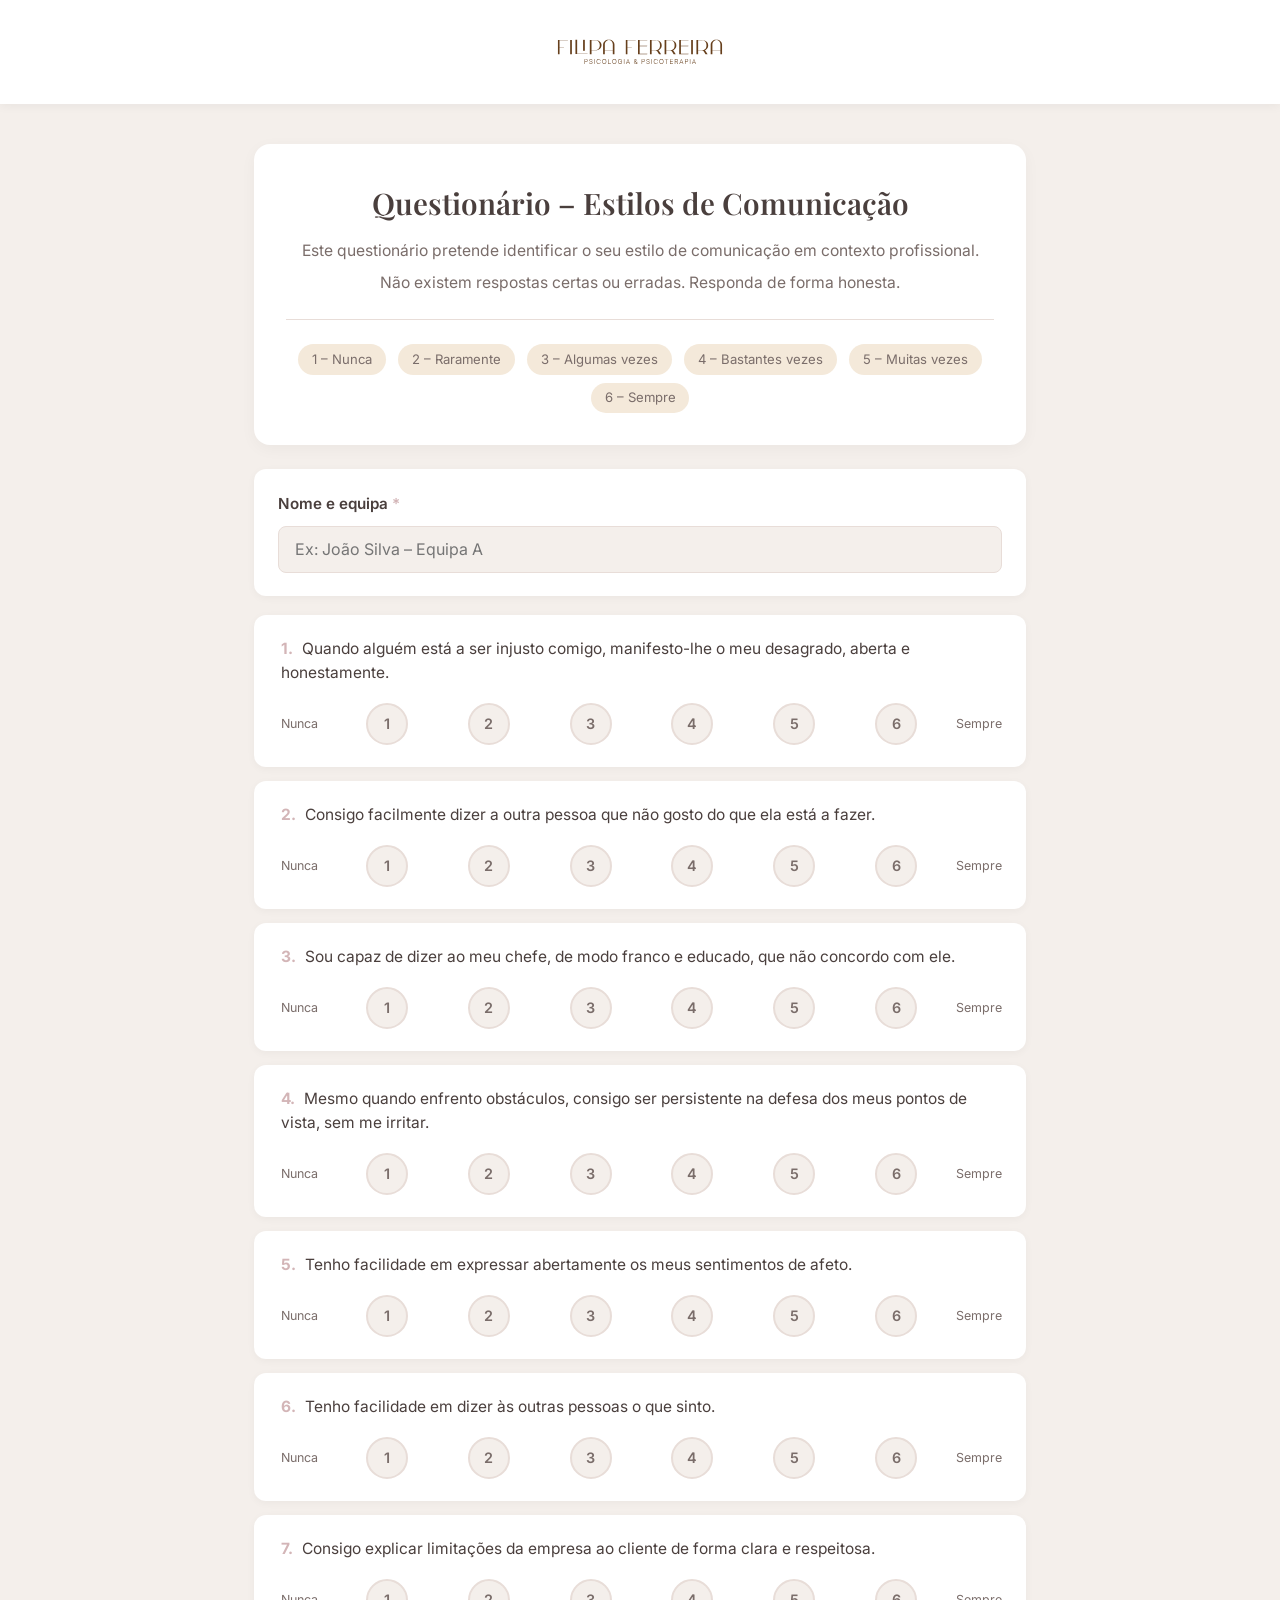
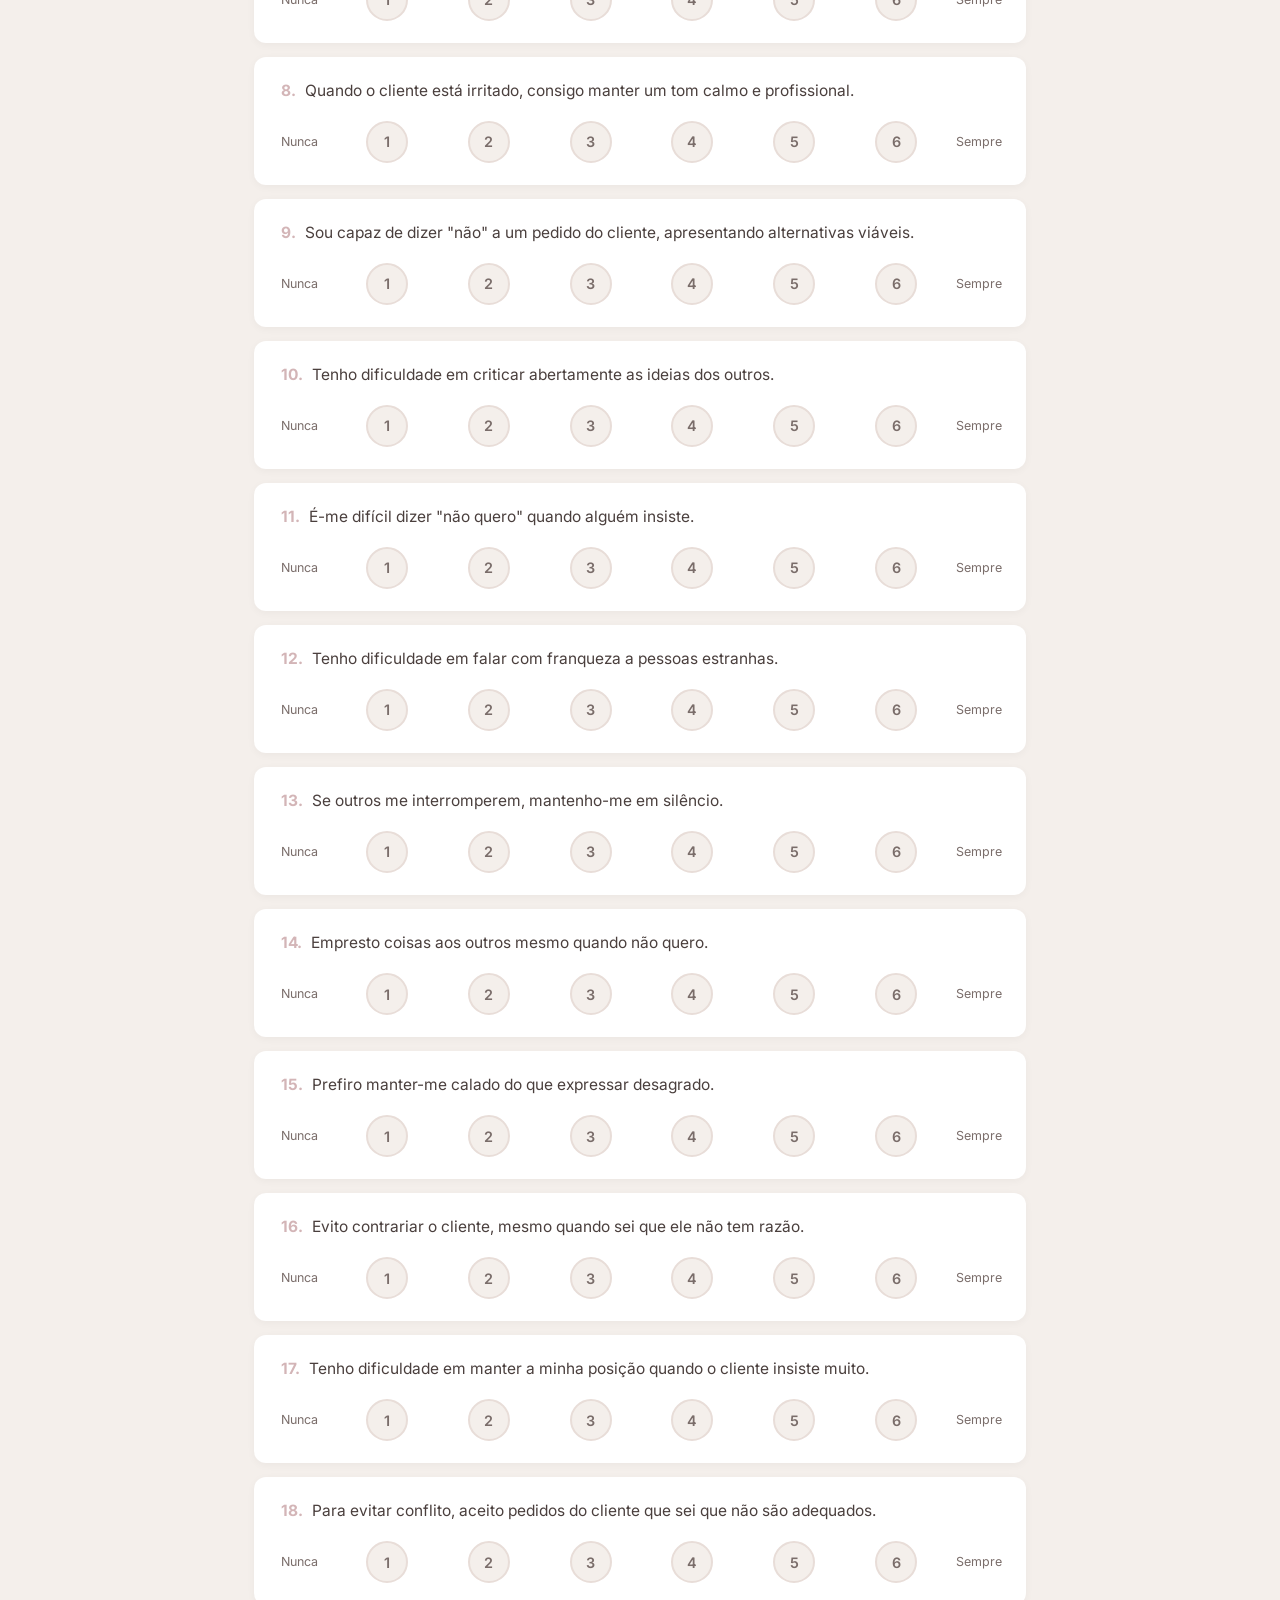
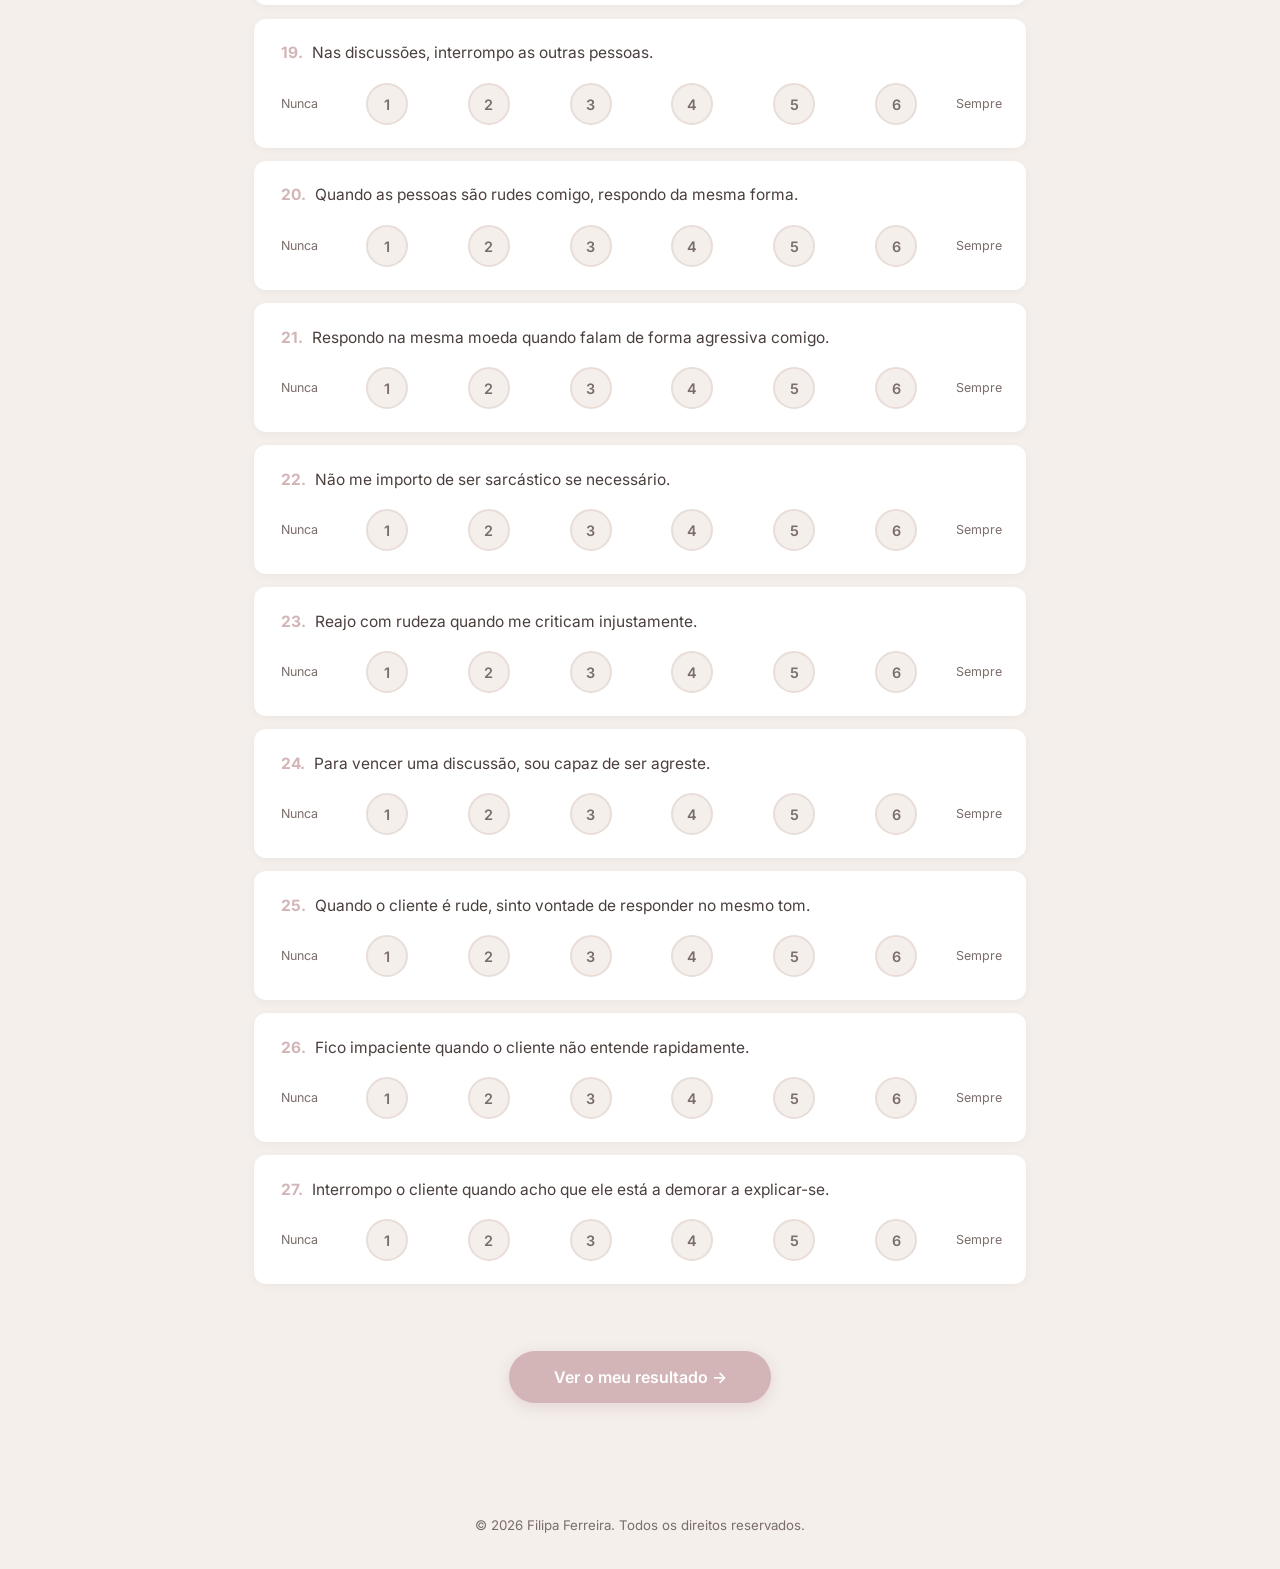
<file: questionario-comunicacao.html>
<!DOCTYPE html>
<html lang="pt-PT">
<head>
    <meta charset="UTF-8" />
    <meta name="viewport" content="width=device-width, initial-scale=1.0" />
    <title>Questionário – Estilos de Comunicação | Filipa Ferreira</title>
    <style>
        @import url('https://fonts.googleapis.com/css2?family=Playfair+Display:wght@400;600;700&family=Inter:wght@300;400;500;600&display=swap');

        :root {
            --soft-embrace:     #d3b5b7;
            --quiet-listening:  #f4e9da;
            --grounded-comfort: #d7b899;
            --calm-light:       #f4efeb;
            --accent-rosé:      #e8d5d5;
            --text-dark:        #4a3f3d;
            --text-light:       #7a6d6a;
            --border-light:     #e8ddd8;
            --white:            #ffffff;
            /* category accent colours */
            --clr-assertive:    #6a9e72;
            --clr-passive:      #b5956e;
            --clr-aggressive:   #c26a6a;
        }

        *, *::before, *::after { margin: 0; padding: 0; box-sizing: border-box; }

        body {
            font-family: 'Inter', sans-serif;
            color: var(--text-dark);
            background-color: var(--calm-light);
            line-height: 1.6;
            font-size: 16px;
            -webkit-font-smoothing: antialiased;
        }

        h1, h2, h3, h4 {
            font-family: 'Playfair Display', serif;
            font-weight: 600;
            color: var(--text-dark);
            line-height: 1.3;
        }

        /* ── Header ─────────────────────────────────────── */
        .quiz-header {
            background: var(--white);
            box-shadow: 0 2px 10px rgba(0,0,0,0.05);
            padding: 1rem 2rem;
            display: flex;
            align-items: center;
            justify-content: center;
        }
        .quiz-logo { height: 72px; width: auto; }

        /* ── Main layout ─────────────────────────────────── */
        .quiz-main {
            max-width: 820px;
            margin: 0 auto;
            padding: 2.5rem 1.5rem 5rem;
        }

        /* ── Intro block ─────────────────────────────────── */
        .quiz-intro {
            text-align: center;
            background: var(--white);
            border-radius: 16px;
            padding: 2.5rem 2rem 2rem;
            margin-bottom: 1.5rem;
            box-shadow: 0 4px 16px rgba(0,0,0,0.04);
        }
        .quiz-intro h1 {
            font-size: 1.85rem;
            margin-bottom: 1rem;
        }
        .quiz-intro p {
            color: var(--text-light);
            margin-bottom: 0.4rem;
            font-size: 0.98rem;
        }
        .scale-legend {
            display: flex;
            flex-wrap: wrap;
            justify-content: center;
            gap: 0.5rem 0.8rem;
            margin-top: 1.5rem;
            padding-top: 1.5rem;
            border-top: 1px solid var(--border-light);
        }
        .scale-legend span {
            font-size: 0.82rem;
            color: var(--text-light);
            background: var(--quiet-listening);
            padding: 0.3rem 0.85rem;
            border-radius: 20px;
        }

        /* ── Identity field ──────────────────────────────── */
        .quiz-identity {
            background: var(--white);
            border-radius: 12px;
            padding: 1.4rem 1.5rem;
            margin-bottom: 1.2rem;
            box-shadow: 0 2px 8px rgba(0,0,0,0.04);
        }
        .quiz-identity label {
            display: block;
            font-weight: 600;
            font-size: 0.95rem;
            margin-bottom: 0.6rem;
        }
        .quiz-identity input {
            width: 100%;
            padding: 0.8rem 1rem;
            border: 1.5px solid var(--border-light);
            border-radius: 8px;
            font-family: 'Inter', sans-serif;
            font-size: 1rem;
            color: var(--text-dark);
            background: var(--calm-light);
            transition: border-color 0.2s;
        }
        .quiz-identity input:focus {
            outline: none;
            border-color: var(--soft-embrace);
            background: var(--white);
        }
        .required { color: var(--soft-embrace); }

        /* ── Question items ──────────────────────────────── */
        .question-item {
            background: var(--white);
            border-radius: 12px;
            padding: 1.4rem 1.5rem;
            margin-bottom: 0.85rem;
            box-shadow: 0 2px 8px rgba(0,0,0,0.04);
            border-left: 3px solid transparent;
            transition: box-shadow 0.2s, border-color 0.2s;
        }
        .question-item:hover { box-shadow: 0 4px 16px rgba(0,0,0,0.07); }
        .question-item.unanswered { border-left-color: var(--clr-aggressive); }

        .question-text {
            font-size: 0.97rem;
            color: var(--text-dark);
            margin-bottom: 1.1rem;
            line-height: 1.55;
        }
        .q-number {
            font-weight: 700;
            color: var(--soft-embrace);
            margin-right: 0.3rem;
        }

        /* ── Scale row ───────────────────────────────────── */
        .scale-row {
            display: flex;
            align-items: center;
            gap: 0.35rem;
        }
        .scale-label-end {
            font-size: 0.78rem;
            color: var(--text-light);
            white-space: nowrap;
            flex-shrink: 0;
            width: 52px;
        }
        .scale-label-end:last-child { text-align: right; }

        .radio-option {
            flex: 1;
            display: flex;
            justify-content: center;
            cursor: pointer;
        }
        .radio-option input[type="radio"] {
            position: absolute;
            opacity: 0;
            pointer-events: none;
            width: 0; height: 0;
        }
        .radio-circle {
            width: 42px;
            height: 42px;
            border-radius: 50%;
            border: 2px solid var(--border-light);
            display: flex;
            align-items: center;
            justify-content: center;
            font-size: 0.9rem;
            font-weight: 600;
            color: var(--text-light);
            background: var(--calm-light);
            transition: all 0.15s ease;
            user-select: none;
        }
        .radio-option:hover .radio-circle {
            border-color: var(--soft-embrace);
            background: var(--accent-rosé);
            color: var(--text-dark);
        }
        .radio-option input:checked + .radio-circle {
            background: var(--soft-embrace);
            border-color: var(--soft-embrace);
            color: var(--white);
            transform: scale(1.12);
            box-shadow: 0 2px 8px rgba(211,181,183,0.5);
        }

        /* ── Submit area ─────────────────────────────────── */
        .quiz-submit-area {
            text-align: center;
            margin-top: 2rem;
        }
        .validation-msg {
            color: var(--clr-aggressive);
            font-size: 0.88rem;
            margin-bottom: 1rem;
            min-height: 1.4em;
        }
        .btn-primary {
            background: var(--soft-embrace);
            color: var(--white);
            border: none;
            padding: 1rem 2.8rem;
            border-radius: 30px;
            font-family: 'Inter', sans-serif;
            font-size: 1rem;
            font-weight: 600;
            cursor: pointer;
            transition: background 0.2s, transform 0.15s;
            box-shadow: 0 4px 14px rgba(211,181,183,0.45);
        }
        .btn-primary:hover { background: #c4a1a3; transform: translateY(-1px); }
        .btn-primary:active { transform: translateY(0); }

        /* ── Results panel ───────────────────────────────── */
        .results-panel {
            background: var(--white);
            border-radius: 16px;
            padding: 2.5rem 2rem;
            box-shadow: 0 8px 32px rgba(0,0,0,0.07);
        }

        .results-header {
            text-align: center;
            padding-bottom: 2rem;
            margin-bottom: 2rem;
            border-bottom: 1px solid var(--border-light);
        }
        .results-header img { height: 60px; margin-bottom: 1.2rem; }
        .results-header h2 { font-size: 1.75rem; margin-bottom: 0.3rem; }
        .results-subtitle {
            font-size: 0.88rem;
            color: var(--text-light);
            margin-bottom: 0.5rem;
        }
        .results-name {
            font-size: 1.1rem;
            font-weight: 600;
            color: var(--text-dark);
            margin: 0;
        }

        /* ── Score cards ─────────────────────────────────── */
        .scores-grid {
            display: grid;
            grid-template-columns: repeat(3, 1fr);
            gap: 1rem;
            margin-bottom: 2rem;
        }
        .score-card {
            background: var(--calm-light);
            border-radius: 12px;
            padding: 1.2rem 1rem;
            text-align: center;
            border: 2px solid transparent;
            transition: border-color 0.3s;
        }
        .score-card.score-dominant { border-color: var(--soft-embrace); }
        .score-card h3 {
            font-family: 'Inter', sans-serif;
            font-size: 0.8rem;
            font-weight: 700;
            text-transform: uppercase;
            letter-spacing: 0.06em;
            margin-bottom: 0.9rem;
        }
        .score-bar-wrap {
            height: 7px;
            background: var(--border-light);
            border-radius: 4px;
            margin-bottom: 0.7rem;
            overflow: hidden;
        }
        .score-bar {
            height: 100%;
            border-radius: 4px;
            width: 0;
            transition: width 0.9s cubic-bezier(0.22, 1, 0.36, 1);
        }
        .score-value {
            font-size: 1.7rem;
            font-weight: 700;
            color: var(--text-dark);
            line-height: 1;
            margin: 0;
        }
        .score-value span {
            font-size: 0.82rem;
            font-weight: 400;
            color: var(--text-light);
        }

        /* ── Profile badge ───────────────────────────────── */
        .profile-badge {
            background: linear-gradient(135deg, var(--quiet-listening) 0%, var(--accent-rosé) 100%);
            border-radius: 12px;
            padding: 1.5rem;
            text-align: center;
            margin-bottom: 2rem;
        }
        .badge-label {
            display: block;
            font-size: 0.78rem;
            font-weight: 700;
            text-transform: uppercase;
            letter-spacing: 0.1em;
            color: var(--text-light);
            margin-bottom: 0.35rem;
        }
        .badge-value {
            font-family: 'Playfair Display', serif;
            font-size: 2.1rem;
            font-weight: 700;
            color: var(--text-dark);
        }

        /* ── Interpretations ─────────────────────────────── */
        .interpretations {
            display: flex;
            flex-direction: column;
            gap: 0.7rem;
            margin-bottom: 2rem;
        }
        .interp-item {
            padding: 1rem 1.2rem;
            background: var(--calm-light);
            border-radius: 10px;
            border-left: 3px solid var(--border-light);
        }
        .interp-item.dominant {
            background: var(--accent-rosé);
            border-left-color: var(--soft-embrace);
        }
        .interp-item strong {
            display: block;
            font-size: 0.82rem;
            font-weight: 700;
            text-transform: uppercase;
            letter-spacing: 0.06em;
            margin-bottom: 0.3rem;
        }
        .interp-item p {
            font-size: 0.9rem;
            color: var(--text-light);
            margin: 0;
            line-height: 1.5;
        }

        /* ── Reflection box ──────────────────────────────── */
        .reflection-box {
            background: var(--quiet-listening);
            border-radius: 12px;
            padding: 1.6rem 1.8rem;
            margin-bottom: 2rem;
            text-align: center;
        }
        .reflection-box h3 { font-size: 1.2rem; margin-bottom: 0.7rem; }
        .reflection-box p { color: var(--text-light); margin-bottom: 0.3rem; font-size: 0.95rem; }
        .reflection-box p:last-child { margin: 0; }

        /* ── Action buttons ──────────────────────────────── */
        .results-actions {
            display: flex;
            gap: 1rem;
            justify-content: center;
            flex-wrap: wrap;
        }
        .btn-print {
            background: var(--soft-embrace);
            color: var(--white);
            border: none;
            padding: 0.85rem 2rem;
            border-radius: 30px;
            font-family: 'Inter', sans-serif;
            font-size: 0.95rem;
            font-weight: 600;
            cursor: pointer;
            transition: background 0.2s, transform 0.15s;
            box-shadow: 0 4px 12px rgba(211,181,183,0.4);
        }
        .btn-print:hover { background: #c4a1a3; transform: translateY(-1px); }
        .btn-secondary {
            background: transparent;
            color: var(--text-light);
            border: 1.5px solid var(--border-light);
            padding: 0.85rem 2rem;
            border-radius: 30px;
            font-family: 'Inter', sans-serif;
            font-size: 0.95rem;
            font-weight: 500;
            cursor: pointer;
            transition: all 0.2s;
        }
        .btn-secondary:hover { border-color: var(--text-light); color: var(--text-dark); }

        /* ── Footer ──────────────────────────────────────── */
        .quiz-footer {
            text-align: center;
            padding: 2rem;
            color: var(--text-light);
            font-size: 0.83rem;
        }

        /* ── Responsive ──────────────────────────────────── */
        @media (max-width: 600px) {
            .scores-grid { grid-template-columns: 1fr; }
        }
        @media (max-width: 480px) {
            .quiz-intro h1 { font-size: 1.5rem; }
            .scale-label-end { display: none; }
            .radio-circle { width: 38px; height: 38px; font-size: 0.82rem; }
            .scale-row { justify-content: space-between; }
            .badge-value { font-size: 1.7rem; }
        }
        @media (max-width: 360px) {
            .radio-circle { width: 34px; height: 34px; font-size: 0.78rem; }
        }

        /* ── Print styles ────────────────────────────────── */
        @media print {
            body { background: white; }
            .quiz-header,
            #quizForm,
            .quiz-footer        { display: none !important; }
            .quiz-main          { padding: 0; max-width: 100%; }
            .results-panel      { box-shadow: none; padding: 1rem 0; border-radius: 0; }
            .results-actions    { display: none !important; }
            .scores-grid        { grid-template-columns: repeat(3,1fr) !important; }
            .score-card         { border: 1px solid #e0d8d5 !important; }
            .profile-badge      { border: 1px solid #e0d8d5; }
            .interp-item        { border: 1px solid #e0d8d5; border-left: 3px solid #d3b5b7; }
            .reflection-box     { border: 1px solid #e0d8d5; }
            @page               { margin: 1.5cm; }
        }
    </style>
</head>
<body>

    <header class="quiz-header">
        <img src="images/logo_header.svg"
             alt="Filipa Ferreira – Psicóloga e Psicoterapeuta"
             class="quiz-logo">
    </header>

    <main class="quiz-main">

        <!-- Intro -->
        <section class="quiz-intro">
            <h1>Questionário – Estilos de Comunicação</h1>
            <p>Este questionário pretende identificar o seu estilo de comunicação em contexto profissional.</p>
            <p>Não existem respostas certas ou erradas. Responda de forma honesta.</p>
            <div class="scale-legend">
                <span>1 – Nunca</span>
                <span>2 – Raramente</span>
                <span>3 – Algumas vezes</span>
                <span>4 – Bastantes vezes</span>
                <span>5 – Muitas vezes</span>
                <span>6 – Sempre</span>
            </div>
        </section>

        <!-- Questionnaire form -->
        <form id="quizForm" novalidate>

            <!-- Identity -->
            <div class="quiz-identity">
                <label for="identity">Nome e equipa <span class="required">*</span></label>
                <input type="text"
                       id="identity"
                       name="identity"
                       placeholder="Ex: João Silva – Equipa A"
                       autocomplete="name"
                       required>
            </div>

            <!-- Questions injected by JS -->
            <div id="questionsContainer"></div>

            <div class="quiz-submit-area">
                <p class="validation-msg" id="validationMsg" role="alert" aria-live="polite"></p>
                <button type="submit" class="btn-primary">Ver o meu resultado →</button>
            </div>

        </form>

        <!-- Results (hidden until submission) -->
        <section id="resultsPanel" class="results-panel" hidden aria-live="polite"></section>

    </main>

    <footer class="quiz-footer">
        <p>&copy; 2026 Filipa Ferreira. Todos os direitos reservados.</p>
    </footer>

    <script>
        /* ─── Data ──────────────────────────────────────────────────────── */

        const QUESTIONS = [
            // 1–9  · Assertividade (hidden from participant)
            "Quando alguém está a ser injusto comigo, manifesto-lhe o meu desagrado, aberta e honestamente.",
            "Consigo facilmente dizer a outra pessoa que não gosto do que ela está a fazer.",
            "Sou capaz de dizer ao meu chefe, de modo franco e educado, que não concordo com ele.",
            "Mesmo quando enfrento obstáculos, consigo ser persistente na defesa dos meus pontos de vista, sem me irritar.",
            "Tenho facilidade em expressar abertamente os meus sentimentos de afeto.",
            "Tenho facilidade em dizer às outras pessoas o que sinto.",
            "Consigo explicar limitações da empresa ao cliente de forma clara e respeitosa.",
            "Quando o cliente está irritado, consigo manter um tom calmo e profissional.",
            "Sou capaz de dizer \"não\" a um pedido do cliente, apresentando alternativas viáveis.",
            // 10–18 · Passividade
            "Tenho dificuldade em criticar abertamente as ideias dos outros.",
            "É-me difícil dizer \"não quero\" quando alguém insiste.",
            "Tenho dificuldade em falar com franqueza a pessoas estranhas.",
            "Se outros me interromperem, mantenho-me em silêncio.",
            "Empresto coisas aos outros mesmo quando não quero.",
            "Prefiro manter-me calado do que expressar desagrado.",
            "Evito contrariar o cliente, mesmo quando sei que ele não tem razão.",
            "Tenho dificuldade em manter a minha posição quando o cliente insiste muito.",
            "Para evitar conflito, aceito pedidos do cliente que sei que não são adequados.",
            // 19–27 · Agressividade
            "Nas discussões, interrompo as outras pessoas.",
            "Quando as pessoas são rudes comigo, respondo da mesma forma.",
            "Respondo na mesma moeda quando falam de forma agressiva comigo.",
            "Não me importo de ser sarcástico se necessário.",
            "Reajo com rudeza quando me criticam injustamente.",
            "Para vencer uma discussão, sou capaz de ser agreste.",
            "Quando o cliente é rude, sinto vontade de responder no mesmo tom.",
            "Fico impaciente quando o cliente não entende rapidamente.",
            "Interrompo o cliente quando acho que ele está a demorar a explicar-se."
        ];

        // Silent scoring map — indices are 0-based
        const CATEGORY_MAP = {
            assertividade: [0,1,2,3,4,5,6,7,8],
            passividade:   [9,10,11,12,13,14,15,16,17],
            agressividade: [18,19,20,21,22,23,24,25,26]
        };

        const PROFILE_LABELS = {
            assertividade: 'Assertivo',
            passividade:   'Passivo',
            agressividade: 'Agressivo'
        };

        const CATEGORY_COLORS = {
            assertividade: '#6a9e72',
            passividade:   '#b5956e',
            agressividade: '#c26a6a'
        };

        const INTERPRETATIONS = {
            assertividade: 'Direto ao ponto, o estilo de comunicação assertivo preza a educação, a honestidade e clareza. Mesmo num possível desentendimento, este tipo considera o ponto de vista dos outros e reconhece as suas opiniões sem os interromper. O tipo de comunicação assertivo cria uma conexão entre as pessoas, o que facilita a relação entre elas e a resolver divergências. \n' +
                'Pessoas com comunicação assertiva se expressam de modo confiante e com clareza, sem medo de manifestar seus pensamentos e sentimentos. Comunicação empática e humanizada; alta inteligência emocional para lidar com conflitos; comunicação clara e objetiva; expressão natural de necessidades e emoções; transmissão de segurança e confiança ao se comunicar.',
            agressividade:   'Indivíduos que possuem este estilo costumam expressar-se de forma direta e segura. Frequentemente dominam os assuntos sem deixar espaço para que os outros possam participar. Interrompem os outros a todo instante, não permitem que as pessoas se expressem, procuram tomar a frente de todas as situações, discordam sem argumentos e não têm receio em criticar; usam um tom de voz alto e ameaçador, são persistentes nas suas ideias (mesmo se erradas) durante a comunicação.',
            passividade: 'A comunicação passiva caracteriza-se pela falta de ação e protagonismo nas situações que se apresentam. As pessoas que possuem este estilo de comunicação costumam ter dificuldade em expressar-se e posicionar-se, evitando ao máximo possíveis conflitos. Não se manifestam, ficam em silêncio mesmo quando é preciso um ter um posicionamento, concordam com opiniões sem ter certeza ou convicção, evitam conflitos e confrontos, não argumentam ou expressam as suas ideias contrárias.'
        };

        const SCALE_LABELS = ['Nunca','Raramente','Algumas vezes','Bastantes vezes','Muitas vezes','Sempre'];

        /* ─── Render questions ──────────────────────────────────────────── */

        const container = document.getElementById('questionsContainer');

        QUESTIONS.forEach((text, i) => {
            const div = document.createElement('div');
            div.className = 'question-item';
            div.id = `qi-${i}`;

            const radios = [1,2,3,4,5,6].map(v => `
                <label class="radio-option" title="${v} – ${SCALE_LABELS[v-1]}">
                    <input type="radio" name="q${i}" value="${v}">
                    <span class="radio-circle">${v}</span>
                </label>
            `).join('');

            div.innerHTML = `
                <p class="question-text">
                    <span class="q-number">${i + 1}.</span> ${esc(text)}
                </p>
                <div class="scale-row" role="radiogroup" aria-label="Questão ${i + 1}">
                    <span class="scale-label-end">Nunca</span>
                    ${radios}
                    <span class="scale-label-end">Sempre</span>
                </div>
            `;
            container.appendChild(div);
        });

        /* ─── Form submit ───────────────────────────────────────────────── */

        document.getElementById('quizForm').addEventListener('submit', function (e) {
            e.preventDefault();

            const identity       = document.getElementById('identity').value.trim();
            const validationMsg  = document.getElementById('validationMsg');

            // clear previous error highlights
            document.querySelectorAll('.question-item.unanswered')
                    .forEach(el => el.classList.remove('unanswered'));

            // validate identity
            if (!identity) {
                validationMsg.textContent = 'Por favor, indique o seu nome e equipa antes de continuar.';
                document.getElementById('identity').focus();
                return;
            }

            // find unanswered questions
            const unanswered = QUESTIONS
                .map((_, i) => (document.querySelector(`input[name="q${i}"]:checked`) ? null : i))
                .filter(i => i !== null);

            if (unanswered.length > 0) {
                unanswered.forEach(i => document.getElementById(`qi-${i}`).classList.add('unanswered'));
                validationMsg.textContent =
                    `${unanswered.length} pergunta${unanswered.length > 1 ? 's' : ''} por responder — as perguntas assinaladas a vermelho necessitam de uma resposta.`;
                document.getElementById(`qi-${unanswered[0]}`)
                        .scrollIntoView({ behavior: 'smooth', block: 'center' });
                return;
            }

            validationMsg.textContent = '';

            // calculate scores
            const scores = { assertividade: 0, passividade: 0, agressividade: 0 };
            Object.entries(CATEGORY_MAP).forEach(([cat, indices]) => {
                indices.forEach(i => {
                    scores[cat] += parseInt(
                        document.querySelector(`input[name="q${i}"]:checked`).value
                    );
                });
            });

            // determine dominant profile(s)
            const maxScore = Math.max(...Object.values(scores));
            const topCats  = Object.keys(scores).filter(k => scores[k] === maxScore);
            const profileLabel = topCats.map(c => PROFILE_LABELS[c]).join(' / ');

            showResults(identity, scores, topCats, profileLabel);
        });

        /* ─── Show results ──────────────────────────────────────────────── */

        function showResults(identity, scores, topCats, profileLabel) {
            document.getElementById('quizForm').style.display = 'none';

            const MAX   = 54; // 9 questions × 6
            const panel = document.getElementById('resultsPanel');
            panel.hidden = false;

            // Build score cards
            const scoreCards = Object.entries(scores).map(([cat, score]) => {
                const pct = Math.round((score / MAX) * 100);
                const dom = topCats.includes(cat) ? ' score-dominant' : '';
                return `
                    <div class="score-card${dom}">
                        <h3 style="color:${CATEGORY_COLORS[cat]}">
                            ${cap(cat)}
                        </h3>
                        <div class="score-bar-wrap">
                            <div class="score-bar"
                                 data-width="${pct}"
                                 style="background:${CATEGORY_COLORS[cat]};">
                            </div>
                        </div>
                        <p class="score-value">${score}<span> / ${MAX}</span></p>
                    </div>
                `;
            }).join('');

            // Build interpretation items
            const interpItems = Object.entries(INTERPRETATIONS).map(([cat, text]) => {
                const dom = topCats.includes(cat) ? ' dominant' : '';
                return `
                    <div class="interp-item${dom}">
                        <strong style="color:${CATEGORY_COLORS[cat]}">${cap(cat)}</strong>
                        <p>${text}</p>
                    </div>
                `;
            }).join('');

            panel.innerHTML = `
                <div class="results-header">
                    <img src="images/logo_header.svg" alt="Filipa Ferreira">
                    <h2>Resultado do Questionário</h2>
                    <p class="results-subtitle">Estilos de Comunicação – Call Center</p>
                    <p class="results-name">${esc(identity)}</p>
                </div>

                <div class="scores-grid">${scoreCards}</div>

                <div class="profile-badge">
                    <span class="badge-label">Perfil Dominante</span>
                    <span class="badge-value">${profileLabel}</span>
                </div>

                <div class="interpretations">${interpItems}</div>

                <div class="reflection-box">
                    <h3>Reflexão</h3>
                    <p>Em que situações este estilo aparece mais no seu dia-a-dia?</p>
                    <p><em>Traga este resultado para a formação.</em></p>
                </div>

                <div class="results-actions">
                    <button onclick="window.print()" class="btn-print">🖨️ Imprimir / Guardar</button>
                    <button onclick="resetQuiz()"    class="btn-secondary">↩ Recomeçar</button>
                </div>
            `;

            // Animate score bars (start at 0, animate to final width)
            panel.querySelectorAll('.score-bar').forEach(bar => {
                const finalWidth = bar.dataset.width + '%';
                setTimeout(() => { bar.style.width = finalWidth; }, 120);
            });

            panel.scrollIntoView({ behavior: 'smooth', block: 'start' });
        }

        /* ─── Reset ─────────────────────────────────────────────────────── */

        function resetQuiz() {
            document.getElementById('quizForm').reset();
            document.getElementById('quizForm').style.display = '';
            document.getElementById('validationMsg').textContent = '';
            document.querySelectorAll('.question-item.unanswered')
                    .forEach(el => el.classList.remove('unanswered'));
            const panel = document.getElementById('resultsPanel');
            panel.hidden = true;
            panel.innerHTML = '';
            window.scrollTo({ top: 0, behavior: 'smooth' });
        }

        /* ─── Helpers ───────────────────────────────────────────────────── */

        function esc(str) {
            return str
                .replace(/&/g, '&amp;')
                .replace(/</g, '&lt;')
                .replace(/>/g, '&gt;')
                .replace(/"/g, '&quot;');
        }

        function cap(str) {
            return str.charAt(0).toUpperCase() + str.slice(1);
        }
    </script>
</body>
</html>
</file>
<file: styles.css>
/* ===== IMPORTS & BASE ===== */
@import url('https://fonts.googleapis.com/css2?family=Playfair+Display:wght@400;600;700&family=Inter:wght@300;400;500;600&display=swap');

* {
    margin: 0;
    padding: 0;
    box-sizing: border-box;
}

/* ===== COLOR PALETTE (from Identity) ===== */
:root {
    --soft-embrace: #d3b5b7;
    --steady-presence: #c9c1bc;
    --quiet-listening: #f4e9da;
    --grounded-comfort: #d7b899;
    --calm-light: #f4efeb;
    --accent-rosé: #e8d5d5;
    --text-dark: #4a3f3d;
    --text-light: #7a6d6a;
    --border-light: #e8ddd8;
    --white: #ffffff;
}

/* ===== TYPOGRAPHY ===== */
body {
    font-family: 'Inter', sans-serif;
    color: var(--text-dark);
    background-color: var(--calm-light);
    line-height: 1.6;
    font-size: 16px;
    -webkit-font-smoothing: antialiased;
}

h1, h2, h3, h4, h5, h6 {
    font-family: 'Playfair Display', serif;
    font-weight: 600;
    color: var(--text-dark);
    line-height: 1.3;
}

h1 {
    font-size: 3rem;
    font-weight: 700;
    margin-bottom: 1rem;
}

h2 {
    font-size: 2.2rem;
    margin-bottom: 2rem;
    text-align: center;
    position: relative;
    padding-bottom: 1.5rem;
}

h2::after {
    content: '';
    position: absolute;
    bottom: 0;
    left: 50%;
    transform: translateX(-50%);
    width: 60px;
    height: 2px;
    background-color: var(--soft-embrace);
}

h3 {
    font-size: 1.6rem;
    margin-bottom: 1rem;
    color: var(--text-dark);
}

p {
    color: var(--text-light);
    margin-bottom: 1rem;
    font-size: 1rem;
}

strong {
    color: var(--text-dark);
    font-weight: 600;
}

/* ===== NAVIGATION ===== */
.navbar {
    position: sticky;
    top: 0;
    z-index: 1000;
    background-color: var(--white);
    box-shadow: 0 2px 10px rgba(0, 0, 0, 0.05);
}

.nav-container {
    max-width: 1200px;
    margin: 0 auto;
    padding: 1rem 2rem;
    display: flex;
    justify-content: space-between;
    align-items: center;
}

.logo {
    display: flex;
    align-items: center;
}

.logo-img {
    height: 85px;
    width: auto;
    transition: transform 0.3s ease;
}

.logo-img:hover {
    transform: scale(1.05);
}

.logo-text {
    font-family: 'Playfair Display', serif;
    font-size: 1.8rem;
    font-weight: 700;
    color: var(--text-dark);
    letter-spacing: 0.5px;
}

.nav-menu {
    display: flex;
    list-style: none;
    gap: 2.5rem;
    align-items: center;
}

.nav-link {
    text-decoration: none;
    color: var(--text-dark);
    font-size: 0.95rem;
    font-weight: 500;
    transition: color 0.3s ease;
    position: relative;
}

.nav-link:hover {
    color: var(--soft-embrace);
}

.nav-link::after {
    content: '';
    position: absolute;
    bottom: -5px;
    left: 0;
    width: 0;
    height: 2px;
    background-color: var(--soft-embrace);
    transition: width 0.3s ease;
}

.nav-link:hover::after {
    width: 100%;
}

/* Dropdown */
.dropdown {
    position: relative;
}

.dropdown-menu {
    position: absolute;
    top: 100%;
    left: 0;
    background-color: var(--white);
    list-style: none;
    min-width: 220px;
    border-radius: 8px;
    box-shadow: 0 8px 16px rgba(0, 0, 0, 0.08);
    opacity: 0;
    visibility: hidden;
    transform: translateY(-10px);
    transition: all 0.3s ease;
    margin-top: 1rem;
}

.dropdown:hover .dropdown-menu {
    opacity: 1;
    visibility: visible;
    transform: translateY(0);
}

.dropdown-menu li {
    border-bottom: 1px solid var(--border-light);
}

.dropdown-menu li:last-child {
    border-bottom: none;
}

.dropdown-menu a {
    display: block;
    padding: 0.9rem 1.5rem;
    color: var(--text-dark);
    text-decoration: none;
    font-size: 0.9rem;
    transition: background-color 0.3s ease;
}

.dropdown-menu a:hover {
    background-color: var(--quiet-listening);
    color: var(--soft-embrace);
}

/* Mobile Menu */
.hamburger {
    display: none;
    flex-direction: column;
    cursor: pointer;
    gap: 6px;
}

.hamburger span {
    width: 25px;
    height: 3px;
    background-color: var(--text-dark);
    border-radius: 2px;
    transition: all 0.3s ease;
}

@media (max-width: 768px) {
    .nav-menu {
        display: none;
        position: absolute;
        top: 100%;
        left: 0;
        right: 0;
        background-color: var(--white);
        flex-direction: column;
        gap: 0;
        box-shadow: 0 4px 8px rgba(0, 0, 0, 0.1);
    }

    .nav-menu.active {
        display: flex;
    }

    .nav-menu li {
        width: 100%;
        border-bottom: 1px solid var(--border-light);
    }

    .nav-menu li a {
        display: block;
        padding: 1rem 1.5rem;
    }

    .hamburger {
        display: flex;
    }

    .dropdown-menu {
        position: static;
        opacity: 0;
        visibility: hidden;
        box-shadow: none;
        background-color: var(--quiet-listening);
        margin-top: 0;
    }

    .dropdown.active .dropdown-menu {
        opacity: 1;
        visibility: visible;
        transform: none;
    }
}

/* ===== HERO SECTION ===== */
.hero {
    background: linear-gradient(135deg, var(--calm-light) 0%, var(--quiet-listening) 100%);
    min-height: 70vh;
    display: flex;
    align-items: center;
    justify-content: center;
    text-align: center;
    padding: 4rem 2rem;
    position: relative;
    overflow: hidden;
}

.hero::before {
    content: '';
    position: absolute;
    top: 0;
    left: 0;
    right: 0;
    bottom: 0;
    background: url('data:image/svg+xml,<svg xmlns="http://www.w3.org/2000/svg" viewBox="0 0 100 100"><circle cx="20" cy="20" r="1" fill="%23d3b5b7" opacity="0.05"/><circle cx="80" cy="50" r="1.5" fill="%23d3b5b7" opacity="0.05"/><circle cx="50" cy="80" r="1" fill="%23d3b5b7" opacity="0.05"/></svg>') repeat;
    opacity: 0.3;
}

.hero-content {
    position: relative;
    z-index: 1;
    max-width: 600px;
}

.hero-content h1 {
    font-size: 3.5rem;
    margin-bottom: 1rem;
    color: var(--text-dark);
}

.hero-content p {
    font-size: 1.3rem;
    color: var(--text-light);
    margin-bottom: 2rem;
}

.divider-svg {
    width: 120px;
    height: 30px;
    margin: 0 auto;
}

/* ===== HERO LOGO SECTION ===== */
.hero-logo {
    min-height: 90vh;
    background: linear-gradient(180deg, var(--white) 0%, var(--calm-light) 100%);
}

.hero-logo-img {
    max-width: 600px;
    width: 90%;
    height: auto;
    animation: fadeInDown 0.8s ease;
}

@keyframes fadeInDown {
    from {
        opacity: 0;
        transform: translateY(-30px);
    }
    to {
        opacity: 1;
        transform: translateY(0);
    }
}

/* ===== SECTIONS ===== */
.container {
    max-width: 1200px;
    margin: 0 auto;
    padding: 0 2rem;
}

.section {
    padding: 5rem 2rem;
}

.section.alternate {
    background-color: var(--quiet-listening);
}

.section-divider {
    height: 2px;
    background: linear-gradient(90deg, transparent 0%, var(--soft-embrace) 50%, transparent 100%);
}

/* ===== TABS ===== */
.tabs {
    display: flex;
    justify-content: center;
    gap: 1rem;
    margin-bottom: 2.5rem;
    flex-wrap: wrap;
}

.tab-button {
    background-color: var(--white);
    border: 2px solid var(--steady-presence);
    color: var(--text-dark);
    padding: 0.9rem 2rem;
    border-radius: 8px;
    font-family: 'Inter', sans-serif;
    font-size: 1rem;
    font-weight: 500;
    cursor: pointer;
    transition: all 0.3s ease;
}

.tab-button:hover {
    border-color: var(--soft-embrace);
    color: var(--soft-embrace);
}

.tab-button.active {
    background-color: var(--soft-embrace);
    border-color: var(--soft-embrace);
    color: var(--white);
}

.tab-content {
    display: none;
    animation: fadeIn 0.3s ease;
}

.tab-content.active {
    display: block;
}

.about-teaser {
    background-color: var(--white);
    padding: 2rem;
    border-radius: 8px;
    box-shadow: 0 4px 12px rgba(0, 0, 0, 0.06);
}

.about-teaser p {
    margin-bottom: 1.2rem;
}

.teaser-link {
    background: none;
    border: none;
    padding: 0;
    color: var(--soft-embrace);
    font-family: 'Inter', sans-serif;
    font-size: 1rem;
    font-weight: 600;
    cursor: pointer;
    text-decoration: underline;
    text-underline-offset: 0.2rem;
}

.teaser-link:hover {
    color: var(--grounded-comfort);
}

#a-filipa .a-filipa-details {
    display: none;
    margin-top: 1.5rem;
}

#a-filipa .a-filipa-details.revealed {
    display: block;
    animation: fadeIn 0.4s ease;
}

/* ===== SERVICES GRID ===== */
.services-grid {
    display: grid;
    grid-template-columns: repeat(auto-fit, minmax(400px, 1fr));
    gap: 2rem;
    margin-top: 2rem;
}

.service-card {
    background-color: var(--white);
    padding: 2rem;
    border-radius: 8px;
    box-shadow: 0 4px 12px rgba(0, 0, 0, 0.06);
    transition: transform 0.3s ease, box-shadow 0.3s ease;
    border-top: 4px solid var(--soft-embrace);
}

.service-card:hover {
    transform: translateY(-5px);
    box-shadow: 0 8px 20px rgba(0, 0, 0, 0.12);
}

.service-card h3 {
    color: var(--text-dark);
    margin-bottom: 1rem;
}

.service-card p {
    margin-bottom: 0.8rem;
    font-size: 0.95rem;
}

.service-card ul {
    margin-left: 1.5rem;
    margin-bottom: 1rem;
}

.service-card ul li {
    color: var(--text-light);
    margin-bottom: 0.5rem;
    font-size: 0.95rem;
}

.service-price {
    margin-top: 1.5rem;
    padding-top: 1.5rem;
    border-top: 1px solid var(--border-light);
    font-size: 1.1rem;
    color: var(--text-dark);
    font-weight: 500;
}

.service-price strong {
    color: var(--soft-embrace);
    font-size: 1.3rem;
}

/* ===== LOCATION SECTION ===== */
.location-content {
    background-color: var(--white);
    padding: 3rem 2rem;
    border-radius: 8px;
    text-align: center;
    box-shadow: 0 4px 12px rgba(0, 0, 0, 0.06);
}

/* ===== CONTACT SECTION ===== */
.contact-options {
    display: grid;
    grid-template-columns: repeat(auto-fit, minmax(250px, 1fr));
    gap: 2rem;
    margin-bottom: 3rem;
}

.contact-card {
    background-color: var(--white);
    padding: 2rem;
    border-radius: 8px;
    text-decoration: none;
    cursor: pointer;
    text-align: center;
    border: none;
    font-family: 'Inter', sans-serif;
    transition: all 0.3s ease;
    box-shadow: 0 4px 12px rgba(0, 0, 0, 0.06);
}

.contact-card:hover {
    transform: translateY(-5px);
    box-shadow: 0 8px 20px rgba(0, 0, 0, 0.12);
    border-color: var(--soft-embrace);
}

.contact-icon {
    font-size: 2.5rem;
    margin-bottom: 1rem;
}

.contact-card h3 {
    color: var(--text-dark);
    margin-bottom: 0.5rem;
}

.contact-card p {
    color: var(--text-light);
    font-size: 0.95rem;
}

/* Contact Form */
.contact-form-container {
    background-color: var(--white);
    padding: 2.5rem;
    border-radius: 8px;
    max-width: 100%;
    margin: 0 auto;
    box-shadow: 0 4px 12px rgba(0, 0, 0, 0.06);
}

.contact-form-container h3 {
    text-align: center;
    margin-bottom: 2rem;
}

.form-group {
    margin-bottom: 1.5rem;
}

.form-group label {
    display: block;
    color: var(--text-dark);
    font-weight: 500;
    margin-bottom: 0.5rem;
    font-size: 0.95rem;
}

.form-group input,
.form-group select,
.form-group textarea {
    width: 100%;
    padding: 0.9rem;
    border: 1px solid var(--border-light);
    border-radius: 6px;
    font-family: 'Inter', sans-serif;
    font-size: 0.95rem;
    color: var(--text-dark);
    transition: border-color 0.3s ease;
}

.form-group input:focus,
.form-group select:focus,
.form-group textarea:focus {
    outline: none;
    border-color: var(--soft-embrace);
    box-shadow: 0 0 0 3px rgba(211, 181, 183, 0.1);
}

.form-group textarea {
    resize: vertical;
}

.btn-submit {
    width: 100%;
    padding: 1rem;
    background-color: var(--soft-embrace);
    color: var(--white);
    border: none;
    border-radius: 6px;
    font-family: 'Inter', sans-serif;
    font-size: 1rem;
    font-weight: 600;
    cursor: pointer;
    transition: all 0.3s ease;
}

.btn-submit:hover {
    background-color: var(--grounded-comfort);
    box-shadow: 0 4px 12px rgba(211, 181, 183, 0.3);
}

.btn-submit:active {
    transform: scale(0.98);
}

/* ===== INSIGHTS SECTION ===== */
.insights-placeholder {
    background-color: var(--white);
    padding: 3rem 2rem;
    border-radius: 8px;
    text-align: center;
    box-shadow: 0 4px 12px rgba(0, 0, 0, 0.06);
}

.insights-placeholder p {
    font-size: 1.1rem;
    color: var(--text-light);
}

/* ===== FOOTER ===== */
.footer {
    background-color: var(--text-dark);
    color: var(--white);
    text-align: center;
    padding: 2rem;
    font-size: 0.9rem;
}

.footer p {
    color: var(--white);
}

/* ===== ACCESSIBILITY & SCROLL BEHAVIOR ===== */
html {
    scroll-behavior: smooth;
}

a {
    color: var(--soft-embrace);
}

a:visited {
    color: var(--grounded-comfort);
}

/* ===== COOKIE BANNER ===== */
.cookie-banner {
    position: fixed;
    bottom: 0;
    left: 0;
    right: 0;
    background-color: var(--text-dark);
    color: var(--white);
    padding: 1.5rem 2rem;
    box-shadow: 0 -2px 10px rgba(0, 0, 0, 0.1);
    display: flex;
    justify-content: space-between;
    align-items: center;
    gap: 2rem;
    z-index: 999;
    animation: slideUp 0.3s ease;
}

@keyframes slideUp {
    from {
        transform: translateY(100%);
        opacity: 0;
    }
    to {
        transform: translateY(0);
        opacity: 1;
    }
}

.cookie-banner.hidden {
    display: none;
}

.cookie-message {
    flex: 1;
    font-size: 0.95rem;
    line-height: 1.6;
}

.cookie-message a {
    color: var(--soft-embrace);
    text-decoration: underline;
    cursor: pointer;
}

.cookie-buttons {
    display: flex;
    gap: 1rem;
    flex-shrink: 0;
}

.cookie-btn {
    padding: 0.7rem 1.5rem;
    border: none;
    border-radius: 6px;
    font-family: 'Inter', sans-serif;
    font-weight: 600;
    cursor: pointer;
    transition: all 0.3s ease;
    font-size: 0.9rem;
    white-space: nowrap;
}

.cookie-btn-accept {
    background-color: var(--soft-embrace);
    color: var(--white);
}

.cookie-btn-accept:hover {
    background-color: var(--grounded-comfort);
}

.cookie-btn-decline {
    background-color: transparent;
    color: var(--white);
    border: 1px solid var(--white);
}

.cookie-btn-decline:hover {
    background-color: rgba(255, 255, 255, 0.1);
}

/* ===== MOBILE COOKIE BANNER ===== */
@media (max-width: 768px) {
    .cookie-banner {
        flex-direction: column;
        gap: 1rem;
        align-items: stretch;
        padding: 1rem;
        bottom: 0;
    }

    .cookie-message {
        font-size: 0.85rem;
        text-align: center;
        order: 1;
    }

    .cookie-message p {
        margin: 0;
    }

    .cookie-buttons {
        order: 2;
        width: 100%;
        gap: 0.75rem;
        justify-content: center;
    }

    .cookie-btn {
        flex: 1;
        padding: 0.6rem 1rem;
        font-size: 0.85rem;
    }

    .cookie-policy-content {
        padding: 1.5rem;
        max-width: 90vw;
    }

    .cookie-policy-content h3 {
        font-size: 1.3rem;
        margin-bottom: 1rem;
    }

    .cookie-policy-content p {
        font-size: 0.9rem;
        margin-bottom: 0.8rem;
    }
}

/* ===== SERVICES ACCORDION ===== */
.services-accordion {
    display: flex;
    flex-direction: column;
    gap: 1rem;
    max-width: 100%;
    margin: 0 auto;
}

.accordion-item {
    border: 1px solid var(--border-light);
    border-radius: 8px;
    overflow: hidden;
    background-color: var(--white);
    box-shadow: 0 2px 8px rgba(0, 0, 0, 0.05);
}

.accordion-button {
    width: 100%;
    padding: 1.5rem;
    background-color: var(--white);
    border: none;
    text-align: left;
    font-size: 1.1rem;
    font-weight: 600;
    color: var(--text-dark);
    cursor: pointer;
    display: flex;
    justify-content: space-between;
    align-items: center;
    transition: all 0.3s ease;
    font-family: 'Playfair Display', serif;
}

.accordion-button:hover {
    background-color: var(--calm-light);
    color: var(--soft-embrace);
}

.accordion-button.active {
    background-color: var(--soft-embrace);
    color: var(--white);
}

.accordion-button .price {
    font-size: 0.9rem;
    font-weight: 500;
    margin-left: 1rem;
}

.accordion-button::after {
    content: '▼';
    font-size: 0.8rem;
    transition: transform 0.3s ease;
    margin-left: auto;
}

.accordion-button.active::after {
    transform: rotate(180deg);
}

.accordion-content {
    max-height: 0;
    overflow: hidden;
    transition: max-height 0.3s ease;
}

.accordion-content.active {
    max-height: 1000px;
}

.accordion-body {
    padding: 1rem 1.5rem 1.5rem 1.5rem;
    color: var(--text-light);
    line-height: 1.8;
}

.accordion-body p {
    margin-bottom: 1rem;
    font-size: 0.95rem;
}

.accordion-body p:last-child {
    margin-bottom: 0;
}

.accordion-body ul {
    margin-left: 2.5rem;
    margin-bottom: 1rem;
}

.accordion-body ul li {
    color: var(--text-light);
    margin-bottom: 0.5rem;
    font-size: 0.95rem;
}

/* ===== RESPONSIVE DESIGN ===== */
@media (max-width: 768px) {
    h1 {
        font-size: 2rem;
    }

    h2 {
        font-size: 1.8rem;
    }

    h3 {
        font-size: 1.3rem;
    }

    .section {
        padding: 3rem 1rem;
    }

    .services-grid {
        grid-template-columns: 1fr;
    }

    .contact-options {
        grid-template-columns: 1fr;
    }

    .contact-form-container {
        padding: 1.5rem;
    }

    .nav-container {
        padding: 0 0.8rem  0 0;
    }

    .logo-text {
        font-size: 1.3rem;
    }

    .logo-img {
        height: 65px;
    }

    .nav-menu {
        gap: 1rem;
    }

    .hero-content h1 {
        font-size: 2rem;
    }

    .hero-content p {
        font-size: 1rem;
    }

    .tabs {
        gap: 0.5rem;
    }

    .tab-button {
        padding: 0.7rem 1.2rem;
        font-size: 0.9rem;
    }

    .formation-list li {
        padding: 1rem;
    }
}

@media (max-width: 480px) {
    h1 {
        font-size: 1.6rem;
    }

    h2 {
        font-size: 1.4rem;
    }

    .container {
        padding: 0 1rem;
    }

    .section {
        padding: 2rem 1rem;
    }

    .content-box {
        padding: 1.5rem;
    }

    .about-teaser {
        padding: 1.5rem;
    }

    .service-card {
        padding: 1.5rem;
    }

    .contact-form-container {
        padding: 1rem;
    }

    .nav-container {
        padding: 0 0.8rem  0 0
    }

    .nav-menu {
        gap: 0.5rem;
    }

    .hero {
        min-height: 50vh;
        padding: 2rem 1rem;
    }

    .divider-svg {
        width: 80px;
        height: 20px;
    }
}
</file>
